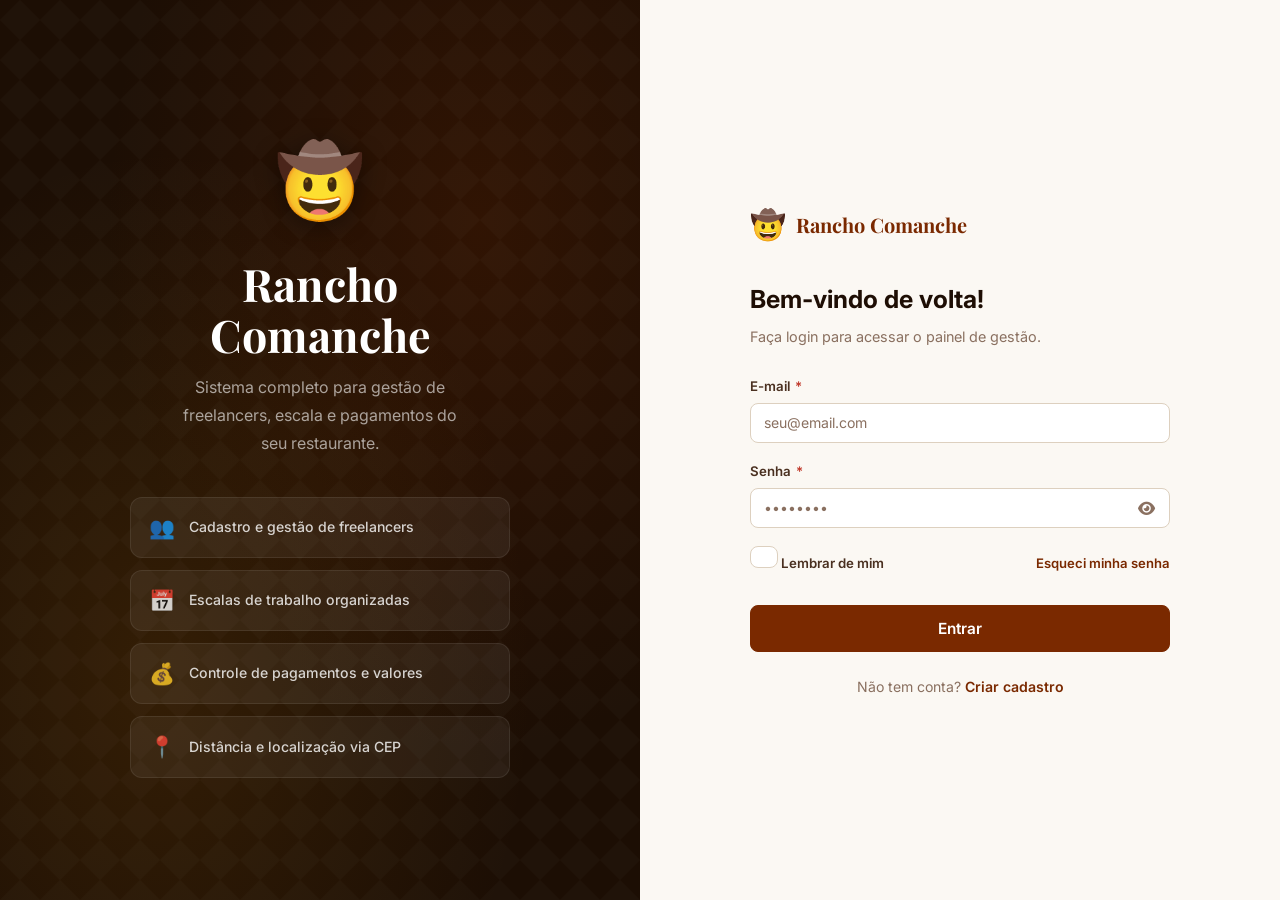
<file: web/index.html>
<!DOCTYPE html>
<html lang="pt-BR">
<head>
  <meta charset="UTF-8" />
  <meta http-equiv="refresh" content="0; url=Src/index.html" />
  <title>Rancho Comanche</title>
</head>
<body>
  <script>window.location.replace('Src/index.html');</script>
</body>
</html>
</file>
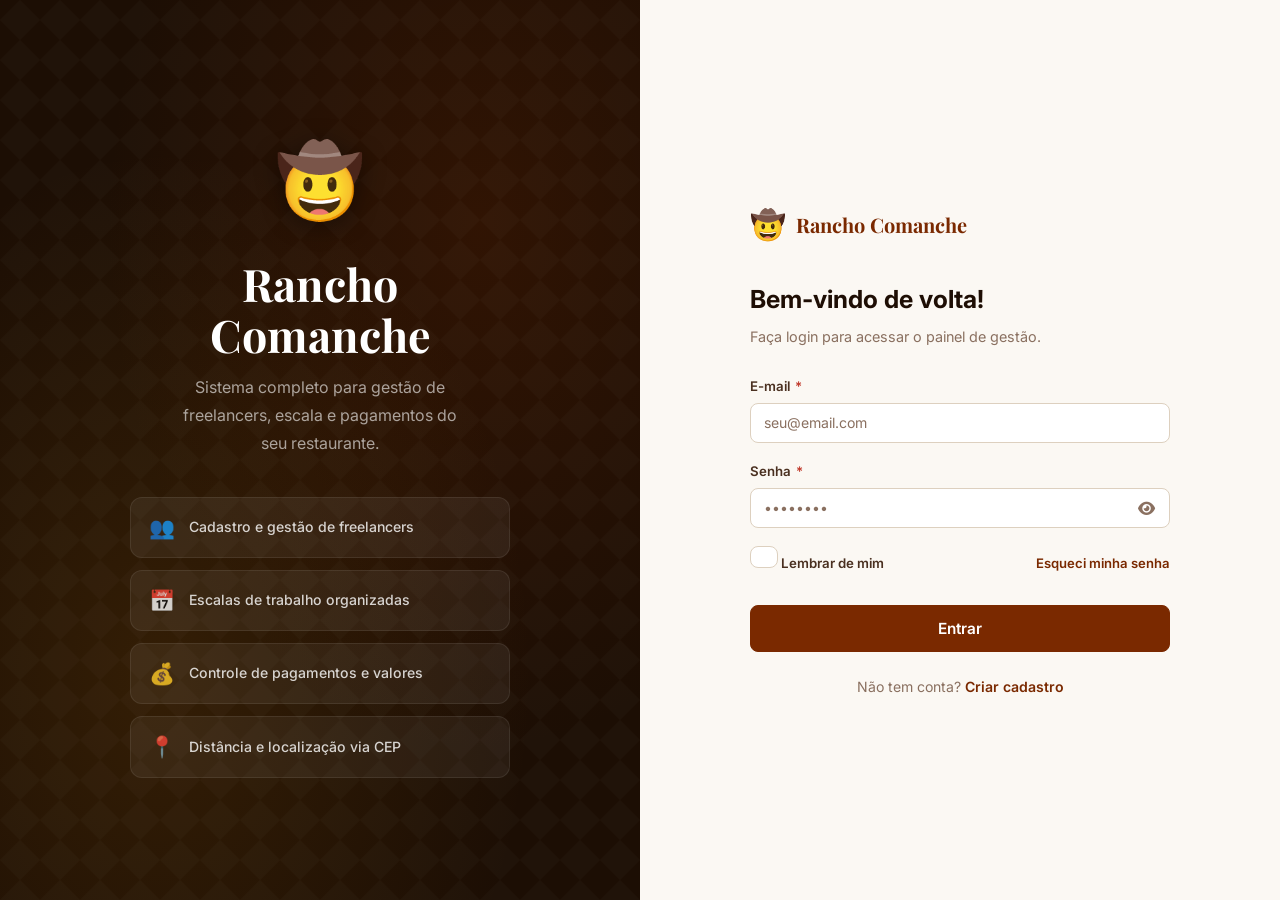
<file: web/Src/index.html>
<!DOCTYPE html>
<html lang="pt-BR">
<head>
  <meta charset="UTF-8" />
  <meta name="viewport" content="width=device-width, initial-scale=1.0" />
  <title>Rancho Comanche — Login</title>
  <link rel="stylesheet" href="../css/rancho.css" />
  <link rel="stylesheet" href="https://cdnjs.cloudflare.com/ajax/libs/font-awesome/6.5.0/css/all.min.css" />
</head>
<body class="auth-page">

  <div class="auth-split">

    <!-- ── Brand Side ── -->
    <div class="auth-brand">
      <div class="brand-content">
        <span class="brand-icon">🤠</span>
        <h1>Rancho Comanche</h1>
        <p>Sistema completo para gestão de freelancers, escala e pagamentos do seu restaurante.</p>
        <div class="brand-features">
          <div class="brand-feature">
            <span class="brand-feature-icon">👥</span>
            <span>Cadastro e gestão de freelancers</span>
          </div>
          <div class="brand-feature">
            <span class="brand-feature-icon">📅</span>
            <span>Escalas de trabalho organizadas</span>
          </div>
          <div class="brand-feature">
            <span class="brand-feature-icon">💰</span>
            <span>Controle de pagamentos e valores</span>
          </div>
          <div class="brand-feature">
            <span class="brand-feature-icon">📍</span>
            <span>Distância e localização via CEP</span>
          </div>
        </div>
      </div>
    </div>

    <!-- ── Form Side ── -->
    <div class="auth-form-side">
      <div class="auth-card">

        <div class="auth-logo-sm">
          <span class="logo-icon">🤠</span>
          <span class="logo-text">Rancho Comanche</span>
        </div>

        <h2>Bem-vindo de volta!</h2>
        <p class="auth-subtitle">Faça login para acessar o painel de gestão.</p>

        <div id="alert-box" class="alert hidden"></div>

        <form id="login-form" novalidate>

          <div class="form-group">
            <label for="email">E-mail <span class="req">*</span></label>
            <input type="email" id="email" name="email"
                   placeholder="seu@email.com" autocomplete="email" required />
            <span class="field-error">Informe um e-mail válido.</span>
          </div>

          <div class="form-group">
            <label for="password">Senha <span class="req">*</span></label>
            <div class="input-eye">
              <input type="password" id="password" name="password"
                     placeholder="••••••••" autocomplete="current-password" required />
              <button type="button" class="btn-eye" onclick="toggleEye('password', this)" title="Ver senha">
                <i class="fa fa-eye"></i>
              </button>
            </div>
            <span class="field-error">Informe sua senha.</span>
          </div>

          <div class="form-group" style="display:flex; align-items:center; justify-content:space-between; margin-bottom:24px;">
            <label class="checkbox-label" for="remember" style="cursor:pointer; position:relative; z-index:1;">
              <input type="checkbox" id="remember" name="remember" style="cursor:pointer;" />
              <span>Lembrar de mim</span>
            </label>
            <a href="recuperar-senha.html" class="text-sm" style="color:var(--primary); font-weight:600;">
              Esqueci minha senha
            </a>
          </div>

          <button type="submit" class="btn btn-primary btn-full btn-lg" id="btn-login">
            <span id="btn-login-text">Entrar</span>
            <span id="btn-login-spinner" class="spinner hidden"></span>
          </button>
        </form>

        <div class="auth-footer">
          <p>Não tem conta?
            <a href="cadastro.html" style="color:var(--primary); font-weight:600;">
              Criar cadastro
            </a>
          </p>
        </div>

      </div>
    </div>
  </div>

  <script src="../js/config.js"></script>
  <script src="../js/auth.js"></script>
  <script src="../js/audit.js"></script>
  <script>
    // ── Redirect if already logged in ──
    if (localStorage.getItem('rc_token')) {
      window.location.href = 'app.html';
    }

    // ── Pre-fill remembered email ──
    const remembered = localStorage.getItem('rc_remember');
    if (remembered) {
      document.getElementById('email').value = remembered;
      document.getElementById('remember').checked = true;
    }

    // ── Login Form Handler ──
    document.getElementById('login-form').addEventListener('submit', async (e) => {
      e.preventDefault();
      const email    = document.getElementById('email').value.trim();
      const password = document.getElementById('password').value;
      const remember = document.getElementById('remember').checked;

      clearAlert();
      let valid = true;

      if (!isValidEmail(email)) { setFieldError('email', true); valid = false; }
      else                       { setFieldError('email', false); }

      if (!password) { setFieldError('password', true); valid = false; }
      else           { setFieldError('password', false); }

      if (!valid) return;

      setLoading(true);

      try {
        const result = await AuthService.login(email, password);
        if (remember) localStorage.setItem('rc_remember', email);
        localStorage.setItem('rc_token', result.token || 'demo-token');
        localStorage.setItem('rc_user', JSON.stringify(result.user || { name: email.split('@')[0], role: 'Gestor' }));
        AuditService.log('LOGIN', { email, modo: result.token?.startsWith('demo') ? 'demo' : 'backend' });
        showAlert('Login realizado! Redirecionando...', 'success');
        setTimeout(() => { window.location.href = 'app.html'; }, 700);
      } catch (err) {
        showAlert(err.message || 'Usuário ou senha incorretos.', 'error');
      } finally {
        setLoading(false);
      }
    });

    function setLoading(on) {
      document.getElementById('btn-login').disabled = on;
      document.getElementById('btn-login-text').textContent = on ? 'Entrando...' : 'Entrar';
      document.getElementById('btn-login-spinner').classList.toggle('hidden', !on);
    }

    function showAlert(msg, type) {
      const box = document.getElementById('alert-box');
      box.className = 'alert alert-' + type;
      const icon = type === 'success' ? 'fa-check-circle' : 'fa-exclamation-circle';
      box.innerHTML = '<i class="fa ' + icon + '"></i> ' + msg;
    }

    function clearAlert() {
      const box = document.getElementById('alert-box');
      box.className = 'alert hidden';
      box.textContent = '';
    }

    function setFieldError(id, on) {
      document.getElementById(id).closest('.form-group').classList.toggle('has-error', on);
    }

    function isValidEmail(e) {
      return /^[^\s@]+@[^\s@]+\.[^\s@]+$/.test(e);
    }

    function toggleEye(inputId, btn) {
      const input = document.getElementById(inputId);
      const icon  = btn.querySelector('i');
      if (input.type === 'password') {
        input.type = 'text';
        icon.classList.replace('fa-eye', 'fa-eye-slash');
      } else {
        input.type = 'password';
        icon.classList.replace('fa-eye-slash', 'fa-eye');
      }
    }
  </script>

  <script>
  const linkRecuperar = document.getElementById('link-recuperar');

  if (linkRecuperar) {
    linkRecuperar.addEventListener('click', async (e) => {
      e.preventDefault();

      if (!window.supabaseClient) {
        alert("Erro: Supabase indisponível.");
        return;
      }

      const telefone = prompt(
        "Digite seu WhatsApp cadastrado (apenas números):"
      );

      if (!telefone) return;

      const telLimpo = telefone.replace(/\D/g, '');
      const emailFake = `${telLimpo}@shinobi.com`;

      const { error } =
        await window.supabaseClient.auth.resetPasswordForEmail(emailFake, {
          redirectTo: `${window.location.origin}/reset.html`
        });

      if (error) {
        alert("Erro ao enviar link de recuperação:\n" + error.message);
      } else {
        alert(
          "Link de recuperação enviado!\nVerifique seu e‑mail."
        );
      }
    });
  }
</script>
</body>
</html>
</file>
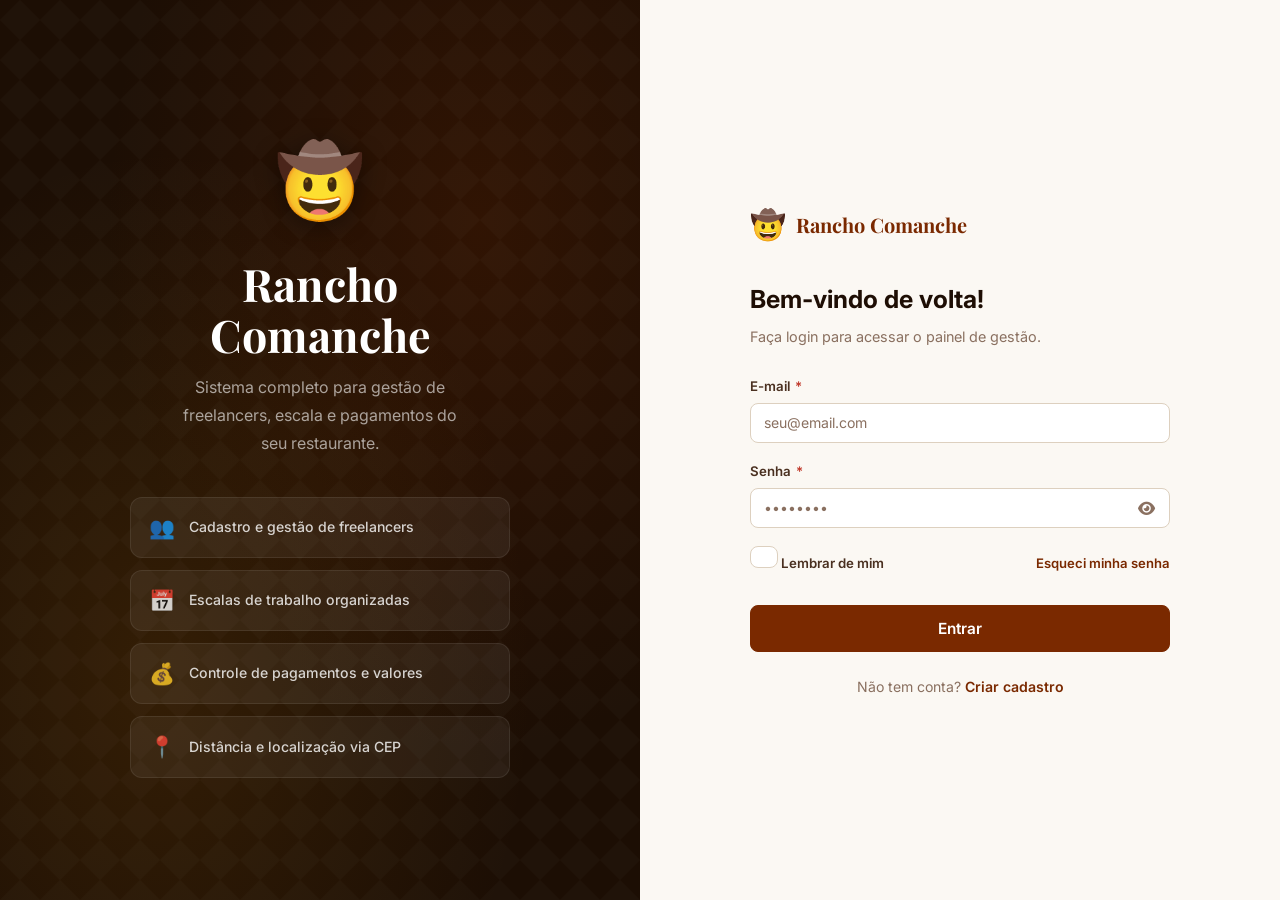
<file: web/Src/app.html>
<!DOCTYPE html>
<html lang="pt-BR">
<head>
  <meta charset="UTF-8" />
  <meta name="viewport" content="width=device-width, initial-scale=1.0" />
  <title>Rancho Comanche — Painel</title>
  <link rel="stylesheet" href="../css/rancho.css" />
  <link rel="stylesheet" href="https://cdnjs.cloudflare.com/ajax/libs/font-awesome/6.5.0/css/all.min.css" />
</head>
<body>

<!-- ── Sidebar Backdrop (mobile) ── -->
<div class="sidebar-backdrop" id="sidebar-backdrop" onclick="closeSidebar()"></div>

<div class="app-layout">

  <!-- ═══════════════════════════════════════
       SIDEBAR
  ═══════════════════════════════════════ -->
  <aside class="sidebar" id="sidebar">
    <div class="sidebar-header">
      <div class="sidebar-brand">
        <span class="sidebar-brand-icon">🤠</span>
        <div class="sidebar-brand-text">
          <div class="name">Rancho Comanche</div>
          <div class="tagline">Gestão de Freelancers</div>
        </div>
      </div>
    </div>

    <nav class="sidebar-nav">
      <span class="nav-section-label">Menu Principal</span>

      <a class="nav-item active" id="nav-dashboard" onclick="showView('dashboard')">
        <i class="fa fa-chart-bar nav-item-icon"></i>
        Dashboard
      </a>

      <span class="nav-section-label" style="margin-top:8px;">Gestão</span>

      <a class="nav-item" id="nav-freelancers" onclick="showView('freelancers')">
        <i class="fa fa-users nav-item-icon"></i>
        Freelancers
        <span class="nav-item-badge" id="badge-freelancers">0</span>
      </a>

      <a class="nav-item" id="nav-escala" onclick="showView('escala')">
        <i class="fa fa-calendar-alt nav-item-icon"></i>
        Escala
        <span class="nav-item-badge" id="badge-escala">0</span>
      </a>

      <a class="nav-item" id="nav-pagamentos" onclick="showView('pagamentos')">
        <i class="fa fa-money-bill-wave nav-item-icon"></i>
        Pagamentos
      </a>

      <span class="nav-section-label" style="margin-top:8px;">Segurança</span>

      <a class="nav-item" id="nav-auditoria" onclick="showView('auditoria')">
        <i class="fa fa-shield-alt nav-item-icon"></i>
        Auditoria
        <span class="nav-item-badge" id="badge-auditoria"></span>
      </a>
    </nav>

    <div class="sidebar-footer">
      <div class="sidebar-user" id="sidebar-user-info">
        <div class="user-avatar" id="user-avatar-initials">?</div>
        <div class="user-info">
          <div class="user-name" id="user-name-label">Carregando...</div>
          <div class="user-role" id="user-role-label">—</div>
        </div>
        <i class="fa fa-sign-out-alt" style="color:rgba(255,255,255,0.3); font-size:0.9rem;" title="Sair" onclick="logout()"></i>
      </div>
    </div>
  </aside>

  <!-- ═══════════════════════════════════════
       MAIN CONTENT
  ═══════════════════════════════════════ -->
  <main class="app-main">

    <!-- ── Header ── -->
    <header class="app-header">
      <div style="display:flex; align-items:center; gap:14px;">
        <button class="mobile-menu-btn" onclick="openSidebar()">
          <i class="fa fa-bars"></i>
        </button>
        <div class="page-title-area">
          <h2 id="page-title">Dashboard</h2>
          <p id="page-subtitle">Visão geral do sistema</p>
        </div>
      </div>
      <div class="header-actions">
        <button class="header-btn" title="Notificações"><i class="fa fa-bell"></i></button>
        <button class="header-btn" onclick="logout()" title="Sair"><i class="fa fa-sign-out-alt"></i></button>
      </div>
    </header>

    <!-- ── App Content ── -->
    <div class="app-content">

      <!-- Toast Container -->
      <div class="toast-container" id="toast-container"></div>

      <!-- ══════════════════════════════════
           VIEW: DASHBOARD
      ══════════════════════════════════ -->
      <section class="view active" id="view-dashboard">
        <div class="section-header">
          <div class="section-header-left">
            <h3>Bem-vindo ao Rancho Comanche! 🤠</h3>
            <p>Resumo geral da operação</p>
          </div>
          <span id="dash-date" style="font-size:0.82rem; color:var(--text-light);"></span>
        </div>

        <div class="stats-grid">
          <div class="stat-card">
            <div class="stat-icon"><i class="fa fa-users" style="color:var(--primary);"></i></div>
            <div>
              <div class="stat-value" id="stat-total-freelancers">0</div>
              <div class="stat-label">Freelancers cadastrados</div>
            </div>
          </div>
          <div class="stat-card">
            <div class="stat-icon si-green"><i class="fa fa-user-check" style="color:var(--success);"></i></div>
            <div>
              <div class="stat-value" id="stat-ativos">0</div>
              <div class="stat-label">Ativos</div>
            </div>
          </div>
          <div class="stat-card">
            <div class="stat-icon si-amber"><i class="fa fa-calendar-check" style="color:var(--warning);"></i></div>
            <div>
              <div class="stat-value" id="stat-escalas-mes">0</div>
              <div class="stat-label">Escalas este mês</div>
            </div>
          </div>
          <div class="stat-card">
            <div class="stat-icon si-blue"><i class="fa fa-dollar-sign" style="color:var(--info);"></i></div>
            <div>
              <div class="stat-value" id="stat-gasto-mes">R$ 0</div>
              <div class="stat-label">Gasto estimado no mês</div>
            </div>
          </div>
        </div>

        <!-- Próximas escalas -->
        <div style="display:grid; grid-template-columns:1fr 1fr; gap:20px; margin-top:8px;">
          <div>
            <div class="section-header" style="margin-bottom:14px;">
              <div class="section-header-left">
                <h3 style="font-size:0.96rem;">📅 Próximas Escalas</h3>
              </div>
              <button class="btn btn-sm btn-outline" onclick="showView('escala')">Ver todas</button>
            </div>
            <div id="dash-proximas-escalas">
              <div class="empty-state" style="padding:30px 20px;">
                <div class="empty-icon">📅</div>
                <p>Nenhuma escala agendada</p>
              </div>
            </div>
          </div>
          <div>
            <div class="section-header" style="margin-bottom:14px;">
              <div class="section-header-left">
                <h3 style="font-size:0.96rem;">👥 Freelancers Recentes</h3>
              </div>
              <button class="btn btn-sm btn-outline" onclick="showView('freelancers')">Ver todos</button>
            </div>
            <div id="dash-freelancers-recentes" class="table-wrapper">
              <div class="empty-state" style="padding:30px 20px;">
                <div class="empty-icon">👥</div>
                <p>Nenhum freelancer cadastrado</p>
              </div>
            </div>
          </div>
        </div>
      </section>

      <!-- ══════════════════════════════════
           VIEW: FREELANCERS CRUD
      ══════════════════════════════════ -->
      <section class="view" id="view-freelancers">
        <div class="section-header">
          <div class="section-header-left">
            <h3>Gestão de Freelancers</h3>
            <p>Cadastre e gerencie os profissionais do Rancho Comanche</p>
          </div>
          <button class="btn btn-primary" onclick="abrirModalFreelancer()">
            <i class="fa fa-plus"></i> Novo Freelancer
          </button>
        </div>

        <div class="stats-grid" style="grid-template-columns:repeat(3,1fr);">
          <div class="stat-card">
            <div class="stat-icon"><i class="fa fa-users" style="color:var(--primary);"></i></div>
            <div>
              <div class="stat-value" id="fl-total">0</div>
              <div class="stat-label">Total cadastrados</div>
            </div>
          </div>
          <div class="stat-card">
            <div class="stat-icon si-green"><i class="fa fa-check-circle" style="color:var(--success);"></i></div>
            <div>
              <div class="stat-value" id="fl-ativos">0</div>
              <div class="stat-label">Ativos</div>
            </div>
          </div>
          <div class="stat-card">
            <div class="stat-icon si-amber"><i class="fa fa-map-marker-alt" style="color:var(--warning);"></i></div>
            <div>
              <div class="stat-value" id="fl-proximos">0</div>
              <div class="stat-label">Próximos (&lt; 15km)</div>
            </div>
          </div>
        </div>

        <div class="toolbar">
          <div class="search-box">
            <i class="fa fa-search"></i>
            <input type="text" id="fl-search" placeholder="Buscar por nome, e-mail, especialidade..."
                   oninput="renderFreelancers()" />
          </div>
          <select class="filter-select" id="fl-filter-status" onchange="renderFreelancers()">
            <option value="">Todos os status</option>
            <option value="ativo">Ativo</option>
            <option value="inativo">Inativo</option>
          </select>
          <select class="filter-select" id="fl-filter-esp" onchange="renderFreelancers()">
            <option value="">Todas especialidades</option>
            <option value="Garçom">Garçom</option>
            <option value="Garçonete">Garçonete</option>
            <option value="Bartender">Bartender</option>
            <option value="Cozinheiro">Cozinheiro</option>
            <option value="Auxiliar de Cozinha">Auxiliar de Cozinha</option>
            <option value="Recepcionista">Recepcionista</option>
            <option value="Segurança">Segurança</option>
            <option value="Outro">Outro</option>
          </select>
        </div>

        <div class="table-wrapper">
          <table class="data-table">
            <thead>
              <tr>
                <th>Freelancer</th>
                <th>Especialidade</th>
                <th>Telefone</th>
                <th>Localização</th>
                <th>Valor/h</th>
                <th>Status</th>
                <th style="text-align:right;">Ações</th>
              </tr>
            </thead>
            <tbody id="fl-tbody">
              <tr>
                <td colspan="7">
                  <div class="empty-state">
                    <div class="empty-icon">👥</div>
                    <h4>Nenhum freelancer cadastrado</h4>
                    <p>Clique em "Novo Freelancer" para começar</p>
                  </div>
                </td>
              </tr>
            </tbody>
          </table>
          <div class="table-footer" id="fl-table-footer">
            <span id="fl-count-label">0 freelancers</span>
          </div>
        </div>
      </section>

      <!-- ══════════════════════════════════
           VIEW: ESCALA CRUD
      ══════════════════════════════════ -->
      <section class="view" id="view-escala">
        <div class="section-header">
          <div class="section-header-left">
            <h3>Gestão de Escala</h3>
            <p>Organize a escala de trabalho dos freelancers</p>
          </div>
          <button class="btn btn-primary" onclick="abrirModalEscala()">
            <i class="fa fa-plus"></i> Nova Escala
          </button>
        </div>

        <div class="stats-grid" style="grid-template-columns:repeat(4,1fr);">
          <div class="stat-card">
            <div class="stat-icon si-blue"><i class="fa fa-calendar-alt" style="color:var(--info);"></i></div>
            <div>
              <div class="stat-value" id="esc-total">0</div>
              <div class="stat-label">Total de escalas</div>
            </div>
          </div>
          <div class="stat-card">
            <div class="stat-icon si-green"><i class="fa fa-check-circle" style="color:var(--success);"></i></div>
            <div>
              <div class="stat-value" id="esc-confirmadas">0</div>
              <div class="stat-label">Confirmadas</div>
            </div>
          </div>
          <div class="stat-card">
            <div class="stat-icon si-amber"><i class="fa fa-clock" style="color:var(--warning);"></i></div>
            <div>
              <div class="stat-value" id="esc-pendentes">0</div>
              <div class="stat-label">Pendentes</div>
            </div>
          </div>
          <div class="stat-card">
            <div class="stat-icon"><i class="fa fa-dollar-sign" style="color:var(--primary);"></i></div>
            <div>
              <div class="stat-value" id="esc-gasto">R$ 0</div>
              <div class="stat-label">Custo total</div>
            </div>
          </div>
        </div>

        <div class="toolbar">
          <div class="search-box">
            <i class="fa fa-search"></i>
            <input type="text" id="esc-search" placeholder="Buscar por freelancer ou função..."
                   oninput="renderEscalas()" />
          </div>
          <input type="month" id="esc-filter-mes" class="filter-select"
                 onchange="renderEscalas()" style="min-width:160px;" />
          <select class="filter-select" id="esc-filter-status" onchange="renderEscalas()">
            <option value="">Todos os status</option>
            <option value="confirmado">Confirmado</option>
            <option value="pendente">Pendente</option>
            <option value="cancelado">Cancelado</option>
          </select>
        </div>

        <div id="esc-list">
          <div class="empty-state">
            <div class="empty-icon">📅</div>
            <h4>Nenhuma escala cadastrada</h4>
            <p>Clique em "Nova Escala" para começar</p>
          </div>
        </div>
      </section>

      <!-- ══════════════════════════════════
           VIEW: PAGAMENTOS
      ══════════════════════════════════ -->
      <section class="view" id="view-pagamentos">
        <div class="section-header">
          <div class="section-header-left">
            <h3>Controle de Pagamentos</h3>
            <p>Gerencie os pagamentos dos freelancers</p>
          </div>
        </div>

        <div class="stats-grid">
          <div class="stat-card">
            <div class="stat-icon si-green"><i class="fa fa-check-circle" style="color:var(--success);"></i></div>
            <div>
              <div class="stat-value" id="pag-pago">R$ 0</div>
              <div class="stat-label">Total pago no mês</div>
            </div>
          </div>
          <div class="stat-card">
            <div class="stat-icon si-amber"><i class="fa fa-hourglass-half" style="color:var(--warning);"></i></div>
            <div>
              <div class="stat-value" id="pag-pendente">R$ 0</div>
              <div class="stat-label">A pagar</div>
            </div>
          </div>
          <div class="stat-card">
            <div class="stat-icon si-blue"><i class="fa fa-calendar-alt" style="color:var(--info);"></i></div>
            <div>
              <div class="stat-value" id="pag-escalas">0</div>
              <div class="stat-label">Escalas confirmadas</div>
            </div>
          </div>
          <div class="stat-card">
            <div class="stat-icon"><i class="fa fa-users" style="color:var(--primary);"></i></div>
            <div>
              <div class="stat-value" id="pag-freelancers">0</div>
              <div class="stat-label">Freelancers ativos</div>
            </div>
          </div>
        </div>

        <div class="table-wrapper">
          <table class="data-table">
            <thead>
              <tr>
                <th>Freelancer</th>
                <th>Período</th>
                <th>Horas trabalhadas</th>
                <th>Valor/h</th>
                <th>Total</th>
                <th>Status pagto.</th>
                <th style="text-align:right;">Ações</th>
              </tr>
            </thead>
            <tbody id="pag-tbody">
              <tr>
                <td colspan="7">
                  <div class="empty-state">
                    <div class="empty-icon">💰</div>
                    <h4>Nenhum pagamento registrado</h4>
                    <p>Confirme escalas para gerar registros de pagamento</p>
                  </div>
                </td>
              </tr>
            </tbody>
          </table>
        </div>
      </section>

      <!-- ══════════════════════════════════
           VIEW: AUDITORIA
      ══════════════════════════════════ -->
      <section class="view" id="view-auditoria">
        <div class="section-header">
          <div class="section-header-left">
            <h3>Log de Auditoria</h3>
            <p>Rastreamento completo de ações realizadas no sistema</p>
          </div>
          <div style="display:flex; gap:10px;">
            <select class="filter-select" id="aud-filter-acao" onchange="renderAuditoria()" style="min-width:200px;">
              <option value="">Todas as ações</option>
              <option value="LOGIN">Login</option>
              <option value="LOGOUT">Logout</option>
              <option value="FREELANCER_CRIADO">Freelancer cadastrado</option>
              <option value="FREELANCER_EDITADO">Freelancer editado</option>
              <option value="FREELANCER_EXCLUIDO">Freelancer excluído</option>
              <option value="ESCALA_CRIADA">Escala criada</option>
              <option value="ESCALA_EDITADA">Escala editada</option>
              <option value="ESCALA_EXCLUIDA">Escala excluída</option>
              <option value="PAGAMENTO_REGISTRADO">Pagamento registrado</option>
              <option value="DADO_SENSIVEL_VISUALIZADO">Dado sensível visualizado</option>
            </select>
            <button class="btn btn-ghost" onclick="AuditService.limpar()" title="Limpar todos os logs">
              <i class="fa fa-trash"></i> Limpar logs
            </button>
          </div>
        </div>

        <div class="stats-grid" style="grid-template-columns:repeat(3,1fr);">
          <div class="stat-card">
            <div class="stat-icon si-blue"><i class="fa fa-list" style="color:var(--info);"></i></div>
            <div>
              <div class="stat-value" id="aud-total">0</div>
              <div class="stat-label">Total de registros</div>
            </div>
          </div>
          <div class="stat-card">
            <div class="stat-icon si-amber"><i class="fa fa-calendar-day" style="color:var(--warning);"></i></div>
            <div>
              <div class="stat-value" id="aud-hoje">0</div>
              <div class="stat-label">Ações hoje</div>
            </div>
          </div>
          <div class="stat-card">
            <div class="stat-icon"><i class="fa fa-users" style="color:var(--primary);"></i></div>
            <div>
              <div class="stat-value" id="aud-usuarios">0</div>
              <div class="stat-label">Usuários distintos</div>
            </div>
          </div>
        </div>

        <div class="table-wrapper">
          <table class="data-table">
            <thead>
              <tr>
                <th>Data / Hora</th>
                <th>Usuário</th>
                <th>Ação</th>
                <th>Detalhes</th>
              </tr>
            </thead>
            <tbody id="aud-tbody">
              <tr>
                <td colspan="4">
                  <div class="empty-state">
                    <div class="empty-icon">🔍</div>
                    <h4>Nenhum registro encontrado</h4>
                    <p>As ações do sistema aparecerão aqui</p>
                  </div>
                </td>
              </tr>
            </tbody>
          </table>
        </div>
      </section>

    </div><!-- /app-content -->
  </main>
</div>

<!-- ═══════════════════════════════════════
     MODAL: FREELANCER (Criar / Editar)
═══════════════════════════════════════ -->
<div class="modal-overlay" id="modal-freelancer">
  <div class="modal modal-lg">
    <div class="modal-header">
      <div>
        <h3 id="modal-fl-title">Novo Freelancer</h3>
        <p id="modal-fl-subtitle">Preencha todos os dados do profissional</p>
      </div>
      <button class="modal-close" onclick="fecharModal('modal-freelancer')">
        <i class="fa fa-times"></i>
      </button>
    </div>
    <div class="modal-body">
      <div id="modal-fl-alert" class="alert hidden"></div>
      <form id="form-freelancer" novalidate>
        <input type="hidden" id="fl-id" />

        <p class="form-section-title" style="margin-top:0;"><i class="fa fa-user" style="margin-right:6px;"></i> Dados Pessoais</p>

        <div class="form-row cols-2">
          <div class="form-group" style="grid-column:span 2;">
            <label for="fl-nome">Nome completo <span class="req">*</span></label>
            <input type="text" id="fl-nome" placeholder="Nome do freelancer" required />
            <span class="field-error">Informe o nome.</span>
          </div>
        </div>

        <div class="form-row cols-3">
          <div class="form-group">
            <label for="fl-cpf">CPF</label>
            <input type="text" id="fl-cpf" placeholder="000.000.000-00" maxlength="14" />
          </div>
          <div class="form-group">
            <label for="fl-telefone">Telefone <span class="req">*</span></label>
            <input type="text" id="fl-telefone" placeholder="(00) 90000-0000" maxlength="15" required />
            <span class="field-error">Informe o telefone.</span>
          </div>
          <div class="form-group">
            <label for="fl-email">E-mail</label>
            <input type="email" id="fl-email" placeholder="email@exemplo.com" />
          </div>
        </div>

        <div class="form-row cols-3">
          <div class="form-group">
            <label for="fl-especialidade">Especialidade <span class="req">*</span></label>
            <select id="fl-especialidade" required>
              <option value="">Selecione...</option>
              <option>Garçom</option>
              <option>Garçonete</option>
              <option>Bartender</option>
              <option>Cozinheiro</option>
              <option>Auxiliar de Cozinha</option>
              <option>Recepcionista</option>
              <option>Segurança</option>
              <option>Outro</option>
            </select>
            <span class="field-error">Selecione a especialidade.</span>
          </div>
          <div class="form-group">
            <label for="fl-valor-hora">Valor/hora (R$) <span class="req">*</span></label>
            <input type="number" id="fl-valor-hora" placeholder="Ex: 25.00" min="0" step="0.01" required />
            <span class="field-error">Informe o valor/hora.</span>
          </div>
          <div class="form-group">
            <label for="fl-status">Status</label>
            <select id="fl-status">
              <option value="ativo">Ativo</option>
              <option value="inativo">Inativo</option>
            </select>
          </div>
        </div>

        <div class="form-group">
          <label for="fl-observacoes">Observações</label>
          <textarea id="fl-observacoes" placeholder="Informações adicionais sobre o profissional..." style="min-height:70px;"></textarea>
        </div>

        <!-- ENDEREÇO COM CEP -->
        <p class="form-section-title"><i class="fa fa-map-marker-alt" style="margin-right:6px;"></i> Endereço (via CEP)</p>

        <div class="form-group">
          <label for="fl-cep">CEP <span class="req">*</span></label>
          <div class="input-group">
            <input type="text" id="fl-cep" placeholder="00000-000" maxlength="9" required />
            <button type="button" class="btn-addon" onclick="buscarCepFreelancer()">
              <i class="fa fa-search"></i> Buscar
            </button>
          </div>
          <div class="cep-status" id="fl-cep-status"></div>
          <span class="field-error">Informe o CEP.</span>
        </div>

        <div class="form-row cols-2">
          <div class="form-group" style="grid-column:span 2;">
            <label for="fl-logradouro">Logradouro</label>
            <input type="text" id="fl-logradouro" readonly />
          </div>
        </div>

        <div class="form-row cols-3">
          <div class="form-group">
            <label for="fl-numero">Número</label>
            <input type="text" id="fl-numero" placeholder="Ex: 123" />
          </div>
          <div class="form-group" style="grid-column:span 2;">
            <label for="fl-complemento">Complemento</label>
            <input type="text" id="fl-complemento" placeholder="Apto, Casa..." />
          </div>
        </div>

        <div class="form-row cols-3">
          <div class="form-group" style="grid-column:span 2;">
            <label for="fl-bairro">Bairro</label>
            <input type="text" id="fl-bairro" readonly />
          </div>
          <div class="form-group">
            <label for="fl-uf">UF</label>
            <input type="text" id="fl-uf" maxlength="2" readonly />
          </div>
        </div>

        <div class="form-group">
          <label for="fl-cidade">Cidade</label>
          <input type="text" id="fl-cidade" readonly />
        </div>

        <!-- Preview do endereço e distância -->
        <div class="address-preview" id="fl-address-preview">
          <div class="address-line"><i class="fa fa-map-marker-alt"></i> <span id="fl-addr-full">—</span></div>
          <div class="address-line" id="fl-dist-row" style="display:none;">
            <i class="fa fa-route"></i>
            <span>Distância ao Rancho:</span>
            <span id="fl-dist-chip"></span>
          </div>
          <div>
            <span class="distance-chip" id="fl-dist-badge"></span>
          </div>
        </div>

        <!-- DADOS BANCÁRIOS (PIX) — Armazenados com AES-256-GCM -->
        <p class="form-section-title" style="margin-top:24px;">
          <i class="fa fa-qrcode" style="margin-right:6px;"></i> Dados Bancários (PIX)
        </p>

        <div class="form-row cols-2">
          <div class="form-group">
            <label for="fl-pix-tipo">Tipo de chave PIX</label>
            <select id="fl-pix-tipo">
              <option value="">Não informado</option>
              <option value="cpf">CPF</option>
              <option value="email">E-mail</option>
              <option value="telefone">Telefone</option>
              <option value="aleatoria">Chave Aleatória</option>
            </select>
          </div>
          <div class="form-group">
            <label for="fl-banco">Banco</label>
            <input type="text" id="fl-banco" placeholder="Ex: Nubank, Bradesco, Itaú..." />
          </div>
        </div>

        <div class="form-group">
          <label for="fl-pix-chave">
            Chave PIX
            <span class="crypto-badge"><i class="fa fa-lock"></i> AES-256</span>
          </label>
          <input type="text" id="fl-pix-chave" placeholder="Informe a chave PIX" autocomplete="off" />
          <small class="form-hint">
            <i class="fa fa-shield-alt"></i> Criptografado com AES-256-GCM antes de ser armazenado
          </small>
        </div>

        <!-- Campos ocultos de coordenadas -->
        <input type="hidden" id="fl-latitude" />
        <input type="hidden" id="fl-longitude" />
        <input type="hidden" id="fl-distancia-km" />

      </form>
    </div>
    <div class="modal-footer">
      <button class="btn btn-ghost" onclick="fecharModal('modal-freelancer')">Cancelar</button>
      <button class="btn btn-primary" id="btn-salvar-freelancer" onclick="salvarFreelancer()">
        <i class="fa fa-save"></i> <span id="btn-fl-save-text">Salvar</span>
        <span id="btn-fl-spinner" class="spinner hidden"></span>
      </button>
    </div>
  </div>
</div>

<!-- ═══════════════════════════════════════
     MODAL: ESCALA (Criar / Editar)
═══════════════════════════════════════ -->
<div class="modal-overlay" id="modal-escala">
  <div class="modal">
    <div class="modal-header">
      <div>
        <h3 id="modal-esc-title">Nova Escala</h3>
        <p id="modal-esc-subtitle">Defina data, horário e profissional</p>
      </div>
      <button class="modal-close" onclick="fecharModal('modal-escala')">
        <i class="fa fa-times"></i>
      </button>
    </div>
    <div class="modal-body">
      <div id="modal-esc-alert" class="alert hidden"></div>
      <form id="form-escala" novalidate>
        <input type="hidden" id="esc-id" />

        <div class="form-row cols-2">
          <div class="form-group">
            <label for="esc-data">Data <span class="req">*</span></label>
            <input type="date" id="esc-data" required />
            <span class="field-error">Informe a data.</span>
          </div>
          <div class="form-group">
            <label for="esc-freelancer">Freelancer <span class="req">*</span></label>
            <select id="esc-freelancer" required>
              <option value="">Selecione o freelancer...</option>
            </select>
            <span class="field-error">Selecione o freelancer.</span>
          </div>
        </div>

        <div class="form-row cols-2">
          <div class="form-group">
            <label for="esc-hora-inicio">Hora de início <span class="req">*</span></label>
            <input type="time" id="esc-hora-inicio" required oninput="calcularValorEscala()" />
            <span class="field-error">Informe o horário de início.</span>
          </div>
          <div class="form-group">
            <label for="esc-hora-fim">Hora de término <span class="req">*</span></label>
            <input type="time" id="esc-hora-fim" required oninput="calcularValorEscala()" />
            <span class="field-error">Informe o horário de término.</span>
          </div>
        </div>

        <div class="form-row cols-2">
          <div class="form-group">
            <label for="esc-funcao">Função</label>
            <select id="esc-funcao">
              <option value="">Mesma da especialidade</option>
              <option>Garçom</option>
              <option>Garçonete</option>
              <option>Bartender</option>
              <option>Cozinheiro</option>
              <option>Auxiliar de Cozinha</option>
              <option>Recepcionista</option>
              <option>Segurança</option>
              <option>Outro</option>
            </select>
          </div>
          <div class="form-group">
            <label for="esc-status">Status</label>
            <select id="esc-status">
              <option value="pendente">Pendente</option>
              <option value="confirmado">Confirmado</option>
              <option value="cancelado">Cancelado</option>
            </select>
          </div>
        </div>

        <div class="form-group">
          <label for="esc-observacoes">Observações</label>
          <textarea id="esc-observacoes" placeholder="Detalhes da escala, evento especial..."></textarea>
        </div>

        <!-- Resumo financeiro -->
        <div class="address-preview visible" id="esc-resumo" style="display:block; margin-top:4px;">
          <div class="address-line">
            <i class="fa fa-clock"></i>
            <span>Duração: <strong id="esc-duracao">—</strong></span>
          </div>
          <div class="address-line">
            <i class="fa fa-dollar-sign"></i>
            <span>Valor/hora: <strong id="esc-valor-hora-display">—</strong></span>
          </div>
          <div class="address-line">
            <i class="fa fa-money-bill-wave"></i>
            <span>Total estimado: <strong id="esc-total-display" style="color:var(--success); font-size:1.05rem;">—</strong></span>
          </div>
        </div>

        <input type="hidden" id="esc-valor-total" />
      </form>
    </div>
    <div class="modal-footer">
      <button class="btn btn-ghost" onclick="fecharModal('modal-escala')">Cancelar</button>
      <button class="btn btn-primary" id="btn-salvar-escala" onclick="salvarEscala()">
        <i class="fa fa-save"></i> <span id="btn-esc-save-text">Salvar</span>
        <span id="btn-esc-spinner" class="spinner hidden"></span>
      </button>
    </div>
  </div>
</div>

<!-- ═══════════════════════════════════════
     MODAL: CONFIRMAR PAGAMENTO
═══════════════════════════════════════ -->
<div class="modal-overlay" id="modal-confirmar-pag">
  <div class="modal" style="max-width:420px;">
    <div class="modal-header">
      <div>
        <h3>Confirmar pagamento</h3>
        <p>Verifique os dados antes de confirmar</p>
      </div>
      <button class="modal-close" onclick="fecharModal('modal-confirmar-pag')">
        <i class="fa fa-times"></i>
      </button>
    </div>
    <div class="modal-body">
      <div class="confirm-body">
        <div class="confirm-icon">💰</div>
        <h4 id="pag-confirm-nome">—</h4>
        <p id="pag-confirm-detalhe" style="margin-bottom:14px;">—</p>
        <div id="pag-confirm-box" class="confirm-details-box"></div>
      </div>
    </div>
    <div class="modal-footer">
      <button class="btn btn-ghost" onclick="fecharModal('modal-confirmar-pag')">Não, cancelar</button>
      <button class="btn btn-success" id="btn-confirmar-pagamento">
        <i class="fa fa-check"></i> Sim, confirmar pagamento
      </button>
    </div>
  </div>
</div>

<!-- ═══════════════════════════════════════
     MODAL: CONFIRMAR EXCLUSÃO
═══════════════════════════════════════ -->
<div class="modal-overlay confirm-modal" id="modal-confirmar">
  <div class="modal" style="max-width:400px;">
    <div class="modal-header">
      <div><h3>Confirmar exclusão</h3></div>
      <button class="modal-close" onclick="fecharModal('modal-confirmar')">
        <i class="fa fa-times"></i>
      </button>
    </div>
    <div class="modal-body">
      <div class="confirm-body">
        <div class="confirm-icon">🗑️</div>
        <h4 id="confirm-title">Excluir registro?</h4>
        <p id="confirm-msg">Esta ação não pode ser desfeita.</p>
      </div>
    </div>
    <div class="modal-footer">
      <button class="btn btn-ghost" onclick="fecharModal('modal-confirmar')">Cancelar</button>
      <button class="btn btn-danger" id="btn-confirmar-delete">
        <i class="fa fa-trash"></i> Excluir
      </button>
    </div>
  </div>
</div>

  <!-- Scripts -->
  <script src="../api/cep.js"></script>
  <script src="../api/distancia.js"></script>
  <script src="../js/config.js"></script>
  <script src="../js/api-service.js"></script>
  <script src="../js/audit.js"></script>
  <script src="../js/crypto.js"></script>
  <script src="../js/app.js"></script>

</body>
</html>
</file>
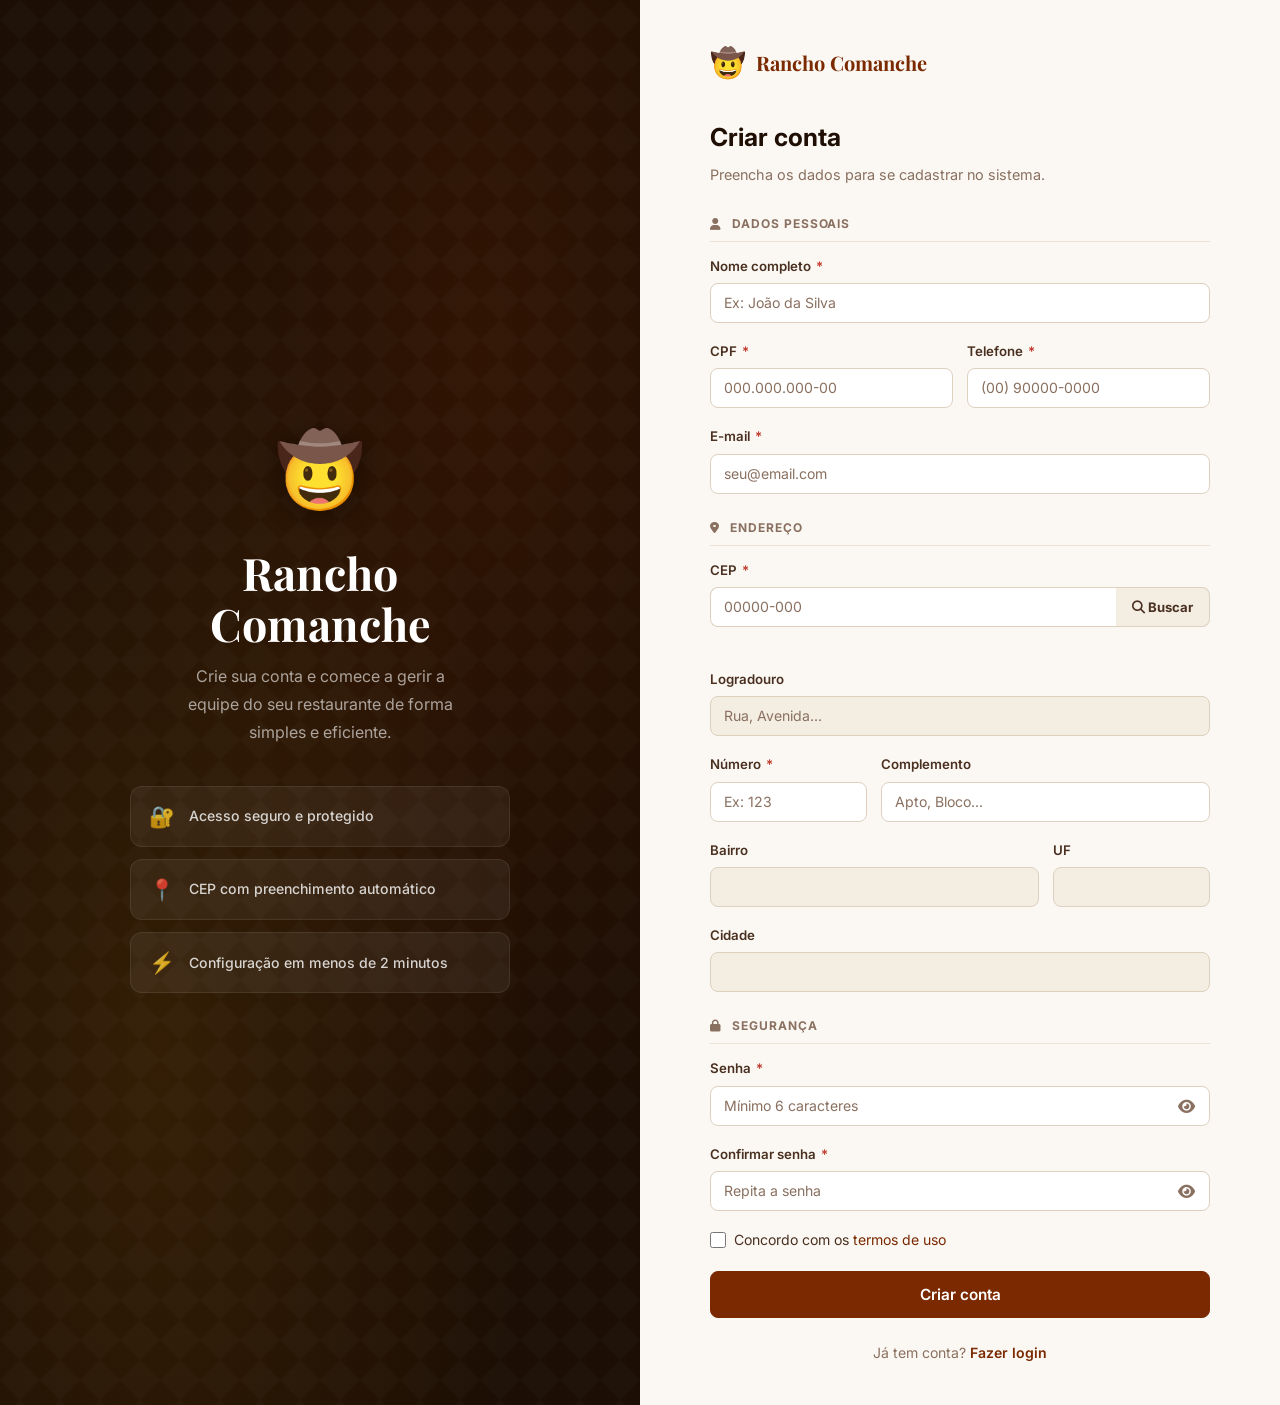
<file: web/Src/cadastro.html>
<!DOCTYPE html>
<html lang="pt-BR">
<head>
  <meta charset="UTF-8" />
  <meta name="viewport" content="width=device-width, initial-scale=1.0" />
  <title>Rancho Comanche — Cadastro</title>
  <link rel="stylesheet" href="../css/rancho.css" />
  <link rel="stylesheet" href="https://cdnjs.cloudflare.com/ajax/libs/font-awesome/6.5.0/css/all.min.css" />
</head>
<body class="auth-page">

  <div class="auth-split">

    <!-- ── Brand Side ── -->
    <div class="auth-brand">
      <div class="brand-content">
        <span class="brand-icon">🤠</span>
        <h1>Rancho Comanche</h1>
        <p>Crie sua conta e comece a gerir a equipe do seu restaurante de forma simples e eficiente.</p>
        <div class="brand-features">
          <div class="brand-feature">
            <span class="brand-feature-icon">🔐</span>
            <span>Acesso seguro e protegido</span>
          </div>
          <div class="brand-feature">
            <span class="brand-feature-icon">📍</span>
            <span>CEP com preenchimento automático</span>
          </div>
          <div class="brand-feature">
            <span class="brand-feature-icon">⚡</span>
            <span>Configuração em menos de 2 minutos</span>
          </div>
        </div>
      </div>
    </div>

    <!-- ── Form Side ── -->
    <div class="auth-form-side" style="align-items: flex-start; padding-top: 40px; padding-bottom: 40px;">
      <div class="auth-card" style="max-width: 500px;">

        <div class="auth-logo-sm">
          <span class="logo-icon">🤠</span>
          <span class="logo-text">Rancho Comanche</span>
        </div>

        <h2>Criar conta</h2>
        <p class="auth-subtitle">Preencha os dados para se cadastrar no sistema.</p>

        <div id="alert-box" class="alert hidden"></div>

        <form id="cadastro-form" novalidate>

          <!-- Dados pessoais -->
          <p class="form-section-title" style="margin-top:0;"><i class="fa fa-user" style="margin-right:6px;"></i> Dados Pessoais</p>

          <div class="form-group">
            <label for="nome">Nome completo <span class="req">*</span></label>
            <input type="text" id="nome" name="nome" placeholder="Ex: João da Silva" required />
            <span class="field-error">Informe seu nome completo.</span>
          </div>

          <div class="form-row cols-2">
            <div class="form-group">
              <label for="cpf">CPF <span class="req">*</span></label>
              <input type="text" id="cpf" name="cpf" placeholder="000.000.000-00" maxlength="14" required />
              <span class="field-error">CPF inválido.</span>
            </div>
            <div class="form-group">
              <label for="telefone">Telefone <span class="req">*</span></label>
              <input type="text" id="telefone" name="telefone" placeholder="(00) 90000-0000" maxlength="15" required />
              <span class="field-error">Informe um telefone.</span>
            </div>
          </div>

          <div class="form-group">
            <label for="email">E-mail <span class="req">*</span></label>
            <input type="email" id="email" name="email" placeholder="seu@email.com" required />
            <span class="field-error">Informe um e-mail válido.</span>
          </div>

          <!-- Endereço -->
          <p class="form-section-title"><i class="fa fa-map-marker-alt" style="margin-right:6px;"></i> Endereço</p>

          <div class="form-group">
            <label for="cep">CEP <span class="req">*</span></label>
            <div class="input-group">
              <input type="text" id="cep" name="cep" placeholder="00000-000" maxlength="9" required />
              <button type="button" class="btn-addon" id="btn-buscar-cep" onclick="buscarCep()">
                <i class="fa fa-search"></i> Buscar
              </button>
            </div>
            <div class="cep-status" id="cep-status"></div>
            <span class="field-error">Informe um CEP válido.</span>
          </div>

          <div class="form-row cols-2">
            <div class="form-group" style="grid-column: span 2;">
              <label for="logradouro">Logradouro</label>
              <input type="text" id="logradouro" name="logradouro" placeholder="Rua, Avenida..." readonly />
            </div>
          </div>

          <div class="form-row cols-3">
            <div class="form-group">
              <label for="numero">Número <span class="req">*</span></label>
              <input type="text" id="numero" name="numero" placeholder="Ex: 123" />
            </div>
            <div class="form-group" style="grid-column: span 2;">
              <label for="complemento">Complemento</label>
              <input type="text" id="complemento" name="complemento" placeholder="Apto, Bloco..." />
            </div>
          </div>

          <div class="form-row cols-3">
            <div class="form-group" style="grid-column: span 2;">
              <label for="bairro">Bairro</label>
              <input type="text" id="bairro" name="bairro" readonly />
            </div>
            <div class="form-group">
              <label for="estado">UF</label>
              <input type="text" id="estado" name="estado" maxlength="2" readonly />
            </div>
          </div>

          <div class="form-group">
            <label for="cidade">Cidade</label>
            <input type="text" id="cidade" name="cidade" readonly />
          </div>

          <!-- Senha -->
          <p class="form-section-title"><i class="fa fa-lock" style="margin-right:6px;"></i> Segurança</p>

          <div class="form-group">
            <label for="senha">Senha <span class="req">*</span></label>
            <div class="input-eye">
              <input type="password" id="senha" name="senha" placeholder="Mínimo 6 caracteres" required />
              <button type="button" class="btn-eye" onclick="toggleEye('senha', this)" title="Ver senha">
                <i class="fa fa-eye"></i>
              </button>
            </div>
            <span class="field-error">A senha deve ter pelo menos 6 caracteres.</span>
          </div>

          <div class="form-group">
            <label for="confirmar-senha">Confirmar senha <span class="req">*</span></label>
            <div class="input-eye">
              <input type="password" id="confirmar-senha" name="confirmar-senha" placeholder="Repita a senha" required />
              <button type="button" class="btn-eye" onclick="toggleEye('confirmar-senha', this)" title="Ver senha">
                <i class="fa fa-eye"></i>
              </button>
            </div>
            <span class="field-error">As senhas não coincidem.</span>
          </div>

          <label class="checkbox-label" style="margin-bottom:20px;">
            <input type="checkbox" id="termos" required />
            <span>Concordo com os <a href="#" style="color:var(--primary);">termos de uso</a></span>
          </label>

          <button type="submit" class="btn btn-primary btn-full btn-lg" id="btn-cadastrar">
            <span id="btn-cad-text">Criar conta</span>
            <span id="btn-cad-spinner" class="spinner hidden"></span>
          </button>
        </form>

        <div class="auth-footer">
          <p>Já tem conta? <a href="index.html" style="color:var(--primary); font-weight:600;">Fazer login</a></p>
        </div>
      </div>
    </div>
  </div>

  <script src="../api/cep.js"></script>
  <script src="../js/config.js"></script>
  <script src="../js/auth.js"></script>
  <script>
    // ── Máscara CPF ──
    document.getElementById('cpf').addEventListener('input', function () {
      let v = this.value.replace(/\D/g, '').slice(0, 11);
      v = v.replace(/(\d{3})(\d)/, '$1.$2');
      v = v.replace(/(\d{3})\.(\d{3})(\d)/, '$1.$2.$3');
      v = v.replace(/(\d{3})\.(\d{3})\.(\d{3})(\d{1,2})$/, '$1.$2.$3-$4');
      this.value = v;
    });

    // ── Máscara Telefone ──
    document.getElementById('telefone').addEventListener('input', function () {
      let v = this.value.replace(/\D/g, '').slice(0, 11);
      if (v.length >= 7) v = '(' + v.slice(0,2) + ') ' + v.slice(2,7) + '-' + v.slice(7);
      else if (v.length >= 3) v = '(' + v.slice(0,2) + ') ' + v.slice(2);
      this.value = v;
    });

    // ── Máscara CEP ──
    document.getElementById('cep').addEventListener('input', function () {
      let v = this.value.replace(/\D/g, '').slice(0, 8);
      if (v.length > 5) v = v.slice(0, 5) + '-' + v.slice(5);
      this.value = v;
      if (v.replace('-', '').length === 8) buscarCep();
    });

    // ── Busca CEP ──
    async function buscarCep() {
      const cepVal = document.getElementById('cep').value.replace(/\D/g, '');
      if (cepVal.length !== 8) return;

      const statusEl = document.getElementById('cep-status');
      statusEl.className = 'cep-status loading';
      statusEl.innerHTML = '<span class="cep-spinner"></span> Buscando endereço...';

      try {
        const dados = await buscarEnderecoPorCep(cepVal);
        document.getElementById('logradouro').value = dados.logradouro || '';
        document.getElementById('bairro').value     = dados.bairro     || '';
        document.getElementById('cidade').value     = dados.cidade     || '';
        document.getElementById('estado').value     = dados.estado     || '';

        statusEl.className = 'cep-status success';
        statusEl.innerHTML = '<i class="fa fa-check-circle"></i> Endereço encontrado: ' + dados.enderecoCompleto;
        document.getElementById('numero').focus();
        setFieldError('cep', false);
      } catch (err) {
        statusEl.className = 'cep-status error';
        statusEl.innerHTML = '<i class="fa fa-times-circle"></i> ' + err.message;
        ['logradouro','bairro','cidade','estado'].forEach(id => {
          document.getElementById(id).value = '';
        });
      }
    }

    // ── Cadastro Form Handler ──
    document.getElementById('cadastro-form').addEventListener('submit', async (e) => {
      e.preventDefault();
      clearAlert();

      const fields = {
        nome:            document.getElementById('nome').value.trim(),
        cpf:             document.getElementById('cpf').value.trim(),
        telefone:        document.getElementById('telefone').value.trim(),
        email:           document.getElementById('email').value.trim(),
        cep:             document.getElementById('cep').value.trim(),
        numero:          document.getElementById('numero').value.trim(),
        complemento:     document.getElementById('complemento').value.trim(),
        logradouro:      document.getElementById('logradouro').value.trim(),
        bairro:          document.getElementById('bairro').value.trim(),
        cidade:          document.getElementById('cidade').value.trim(),
        estado:          document.getElementById('estado').value.trim(),
        senha:           document.getElementById('senha').value,
        confirmarSenha:  document.getElementById('confirmar-senha').value,
      };

      let valid = true;

      if (fields.nome.length < 3)          { setFieldError('nome', true);   valid = false; } else setFieldError('nome', false);
      if (!isValidEmail(fields.email))     { setFieldError('email', true);  valid = false; } else setFieldError('email', false);
      if (fields.cep.replace(/\D/g,'').length !== 8) { setFieldError('cep', true); valid = false; } else setFieldError('cep', false);
      if (fields.senha.length < 6)         { setFieldError('senha', true);  valid = false; } else setFieldError('senha', false);
      if (fields.senha !== fields.confirmarSenha) { setFieldError('confirmar-senha', true); valid = false; } else setFieldError('confirmar-senha', false);

      if (!document.getElementById('termos').checked) {
        showAlert('Você precisa aceitar os termos de uso.', 'error');
        valid = false;
      }

      if (!valid) return;

      setLoading(true);
      try {
        await AuthService.register(fields);
        showAlert('Conta criada com sucesso! Redirecionando para o login...', 'success');
        setTimeout(() => { window.location.href = 'index.html'; }, 1500);
      } catch (err) {
        showAlert(err.message || 'Erro ao criar conta. Tente novamente.', 'error');
      } finally {
        setLoading(false);
      }
    });

    function setLoading(on) {
      document.getElementById('btn-cadastrar').disabled = on;
      document.getElementById('btn-cad-text').textContent = on ? 'Criando conta...' : 'Criar conta';
      document.getElementById('btn-cad-spinner').classList.toggle('hidden', !on);
    }

    function showAlert(msg, type) {
      const box = document.getElementById('alert-box');
      box.className = 'alert alert-' + type;
      const icon = type === 'success' ? 'fa-check-circle' : 'fa-exclamation-circle';
      box.innerHTML = '<i class="fa ' + icon + '"></i> ' + msg;
      box.scrollIntoView({ behavior: 'smooth', block: 'nearest' });
    }

    function clearAlert() {
      const box = document.getElementById('alert-box');
      box.className = 'alert hidden';
      box.textContent = '';
    }

    function setFieldError(id, on) {
      const el = document.getElementById(id);
      if (!el) return;
      el.closest('.form-group').classList.toggle('has-error', on);
    }

    function isValidEmail(e) { return /^[^\s@]+@[^\s@]+\.[^\s@]+$/.test(e); }

    function toggleEye(inputId, btn) {
      const input = document.getElementById(inputId);
      const icon  = btn.querySelector('i');
      if (input.type === 'password') {
        input.type = 'text';
        icon.classList.replace('fa-eye', 'fa-eye-slash');
      } else {
        input.type = 'password';
        icon.classList.replace('fa-eye-slash', 'fa-eye');
      }
    }
  </script>
</body>
</html>
</file>
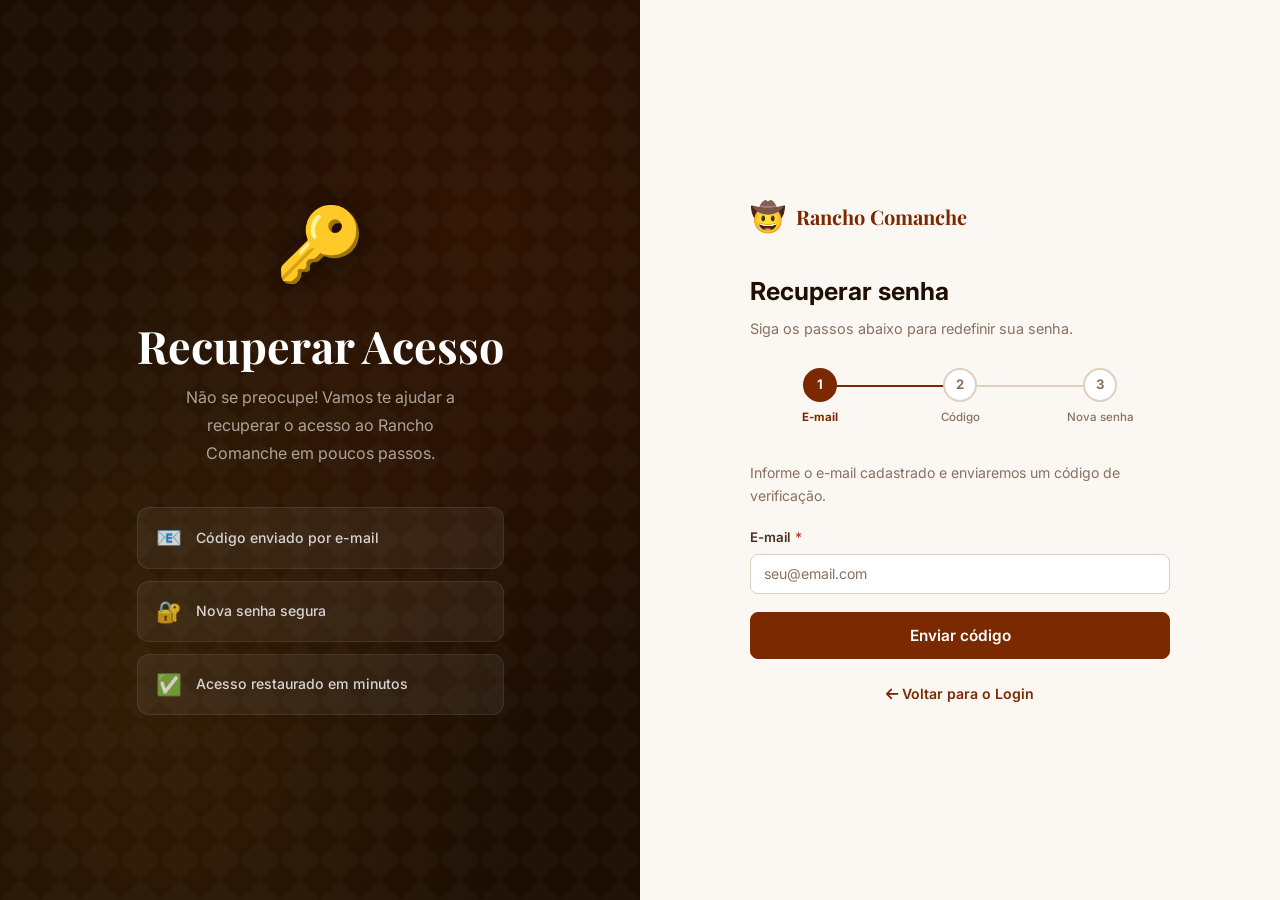
<file: web/Src/recuperar-senha.html>
<!DOCTYPE html>
<html lang="pt-BR">
<head>
  <meta charset="UTF-8" />
  <meta name="viewport" content="width=device-width, initial-scale=1.0" />
  <title>Rancho Comanche — Recuperar Senha</title>
  <link rel="stylesheet" href="../css/rancho.css" />
  <link rel="stylesheet" href="https://cdnjs.cloudflare.com/ajax/libs/font-awesome/6.5.0/css/all.min.css" />
</head>
<body class="auth-page">

  <div class="auth-split">

    <!-- ── Brand Side ── -->
    <div class="auth-brand">
      <div class="brand-content">
        <span class="brand-icon">🔑</span>
        <h1>Recuperar Acesso</h1>
        <p>Não se preocupe! Vamos te ajudar a recuperar o acesso ao Rancho Comanche em poucos passos.</p>
        <div class="brand-features">
          <div class="brand-feature">
            <span class="brand-feature-icon">📧</span>
            <span>Código enviado por e-mail</span>
          </div>
          <div class="brand-feature">
            <span class="brand-feature-icon">🔐</span>
            <span>Nova senha segura</span>
          </div>
          <div class="brand-feature">
            <span class="brand-feature-icon">✅</span>
            <span>Acesso restaurado em minutos</span>
          </div>
        </div>
      </div>
    </div>

    <!-- ── Form Side ── -->
    <div class="auth-form-side">
      <div class="auth-card">

        <div class="auth-logo-sm">
          <span class="logo-icon">🤠</span>
          <span class="logo-text">Rancho Comanche</span>
        </div>

        <h2>Recuperar senha</h2>
        <p class="auth-subtitle">Siga os passos abaixo para redefinir sua senha.</p>

        <!-- ── Steps Indicator ── -->
        <div class="steps">
          <div class="step active" id="step-dot-1">
            <div class="step-num" id="step-num-1">1</div>
            <span class="step-label">E-mail</span>
          </div>
          <div class="step" id="step-dot-2">
            <div class="step-num" id="step-num-2">2</div>
            <span class="step-label">Código</span>
          </div>
          <div class="step" id="step-dot-3">
            <div class="step-num" id="step-num-3">3</div>
            <span class="step-label">Nova senha</span>
          </div>
        </div>

        <div id="alert-box" class="alert hidden"></div>

        <!-- ── Step 1: E-mail ── -->
        <div class="step-view active" id="view-step-1">
          <p style="font-size:0.88rem; color:var(--text-light); margin-bottom:20px;">
            Informe o e-mail cadastrado e enviaremos um código de verificação.
          </p>
          <form id="form-step-1" novalidate>
            <div class="form-group">
              <label for="email-rec">E-mail <span class="req">*</span></label>
              <input type="email" id="email-rec" placeholder="seu@email.com" required />
              <span class="field-error">Informe um e-mail válido.</span>
            </div>
            <button type="submit" class="btn btn-primary btn-full btn-lg" id="btn-step-1">
              <span id="btn-s1-text">Enviar código</span>
              <span id="btn-s1-spinner" class="spinner hidden"></span>
            </button>
          </form>
        </div>

        <!-- ── Step 2: Código ── -->
        <div class="step-view" id="view-step-2">
          <p style="font-size:0.88rem; color:var(--text-light); margin-bottom:8px;">
            Enviamos um código de 6 dígitos para <strong id="email-shown" style="color:var(--text-mid);"></strong>.
          </p>
          <p style="font-size:0.82rem; color:var(--text-light); margin-bottom:24px;">
            Verifique também sua caixa de spam.
          </p>
          <form id="form-step-2" novalidate>
            <div class="form-group">
              <label for="codigo">Código de verificação <span class="req">*</span></label>
              <input type="text" id="codigo" placeholder="000000" maxlength="6"
                     style="letter-spacing:0.25em; font-size:1.3rem; text-align:center; font-weight:700;" required />
              <span class="field-error">Informe o código de 6 dígitos.</span>
              <p class="hint">Não recebeu? <a href="#" onclick="reenviarCodigo(event)" style="color:var(--primary); font-weight:600;">Reenviar código</a></p>
            </div>
            <div style="display:flex; gap:10px;">
              <button type="button" class="btn btn-ghost btn-full" onclick="goStep(1)">
                <i class="fa fa-arrow-left"></i> Voltar
              </button>
              <button type="submit" class="btn btn-primary btn-full btn-lg" id="btn-step-2">
                <span id="btn-s2-text">Verificar</span>
                <span id="btn-s2-spinner" class="spinner hidden"></span>
              </button>
            </div>
          </form>
        </div>

        <!-- ── Step 3: Nova Senha ── -->
        <div class="step-view" id="view-step-3">
          <p style="font-size:0.88rem; color:var(--text-light); margin-bottom:24px;">
            Escolha uma nova senha segura para sua conta.
          </p>
          <form id="form-step-3" novalidate>
            <div class="form-group">
              <label for="nova-senha">Nova senha <span class="req">*</span></label>
              <div class="input-eye">
                <input type="password" id="nova-senha" placeholder="Mínimo 6 caracteres" required />
                <button type="button" class="btn-eye" onclick="toggleEye('nova-senha', this)">
                  <i class="fa fa-eye"></i>
                </button>
              </div>
              <span class="field-error">A senha deve ter pelo menos 6 caracteres.</span>
            </div>
            <div class="form-group">
              <label for="confirmar-nova-senha">Confirmar nova senha <span class="req">*</span></label>
              <div class="input-eye">
                <input type="password" id="confirmar-nova-senha" placeholder="Repita a senha" required />
                <button type="button" class="btn-eye" onclick="toggleEye('confirmar-nova-senha', this)">
                  <i class="fa fa-eye"></i>
                </button>
              </div>
              <span class="field-error">As senhas não coincidem.</span>
            </div>
            <div style="display:flex; gap:10px;">
              <button type="button" class="btn btn-ghost btn-full" onclick="goStep(2)">
                <i class="fa fa-arrow-left"></i> Voltar
              </button>
              <button type="submit" class="btn btn-primary btn-full btn-lg" id="btn-step-3">
                <span id="btn-s3-text">Redefinir senha</span>
                <span id="btn-s3-spinner" class="spinner hidden"></span>
              </button>
            </div>
          </form>
        </div>

        <!-- ── Step 4: Sucesso ── -->
        <div class="step-view" id="view-success" style="text-align:center;">
          <div style="font-size:3.5rem; margin-bottom:16px;">🎉</div>
          <h3 style="font-size:1.25rem; font-weight:700; color:var(--text); margin-bottom:8px;">Senha redefinida!</h3>
          <p style="font-size:0.88rem; color:var(--text-light); margin-bottom:28px;">
            Sua senha foi alterada com sucesso. Você já pode fazer login com a nova senha.
          </p>
          <a href="index.html" class="btn btn-primary btn-full btn-lg">
            <i class="fa fa-sign-in-alt"></i> Ir para o Login
          </a>
        </div>

        <div class="auth-footer" id="back-link">
          <p><a href="index.html" style="color:var(--primary); font-weight:600;">
            <i class="fa fa-arrow-left"></i> Voltar para o Login
          </a></p>
        </div>
      </div>
    </div>
  </div>

  <script src="../js/auth.js"></script>
  <script>
    let currentStep = 1;
    let recoveryEmail = '';
    // Código simulado para demo (em produção, viria do backend)
    let expectedCode  = '';

    // ── Step 1: Enviar E-mail ──
    document.getElementById('form-step-1').addEventListener('submit', async (e) => {
      e.preventDefault();
      const email = document.getElementById('email-rec').value.trim();

      if (!isValidEmail(email)) { setFieldError('email-rec', true); return; }
      setFieldError('email-rec', false);
      clearAlert();
      setStepLoading(1, true);

      try {
        await AuthService.sendRecoveryEmail(email);
        recoveryEmail = email;
        document.getElementById('email-shown').textContent = email;
        goStep(2);
      } catch (err) {
        showAlert(err.message || 'Erro ao enviar o código. Verifique o e-mail e tente novamente.', 'error');
      } finally {
        setStepLoading(1, false);
      }
    });

    // ── Step 2: Verificar Código ──
    document.getElementById('form-step-2').addEventListener('submit', async (e) => {
      e.preventDefault();
      const codigo = document.getElementById('codigo').value.trim();

      if (codigo.length !== 6) { setFieldError('codigo', true); return; }
      setFieldError('codigo', false);
      clearAlert();
      setStepLoading(2, true);

      try {
        await AuthService.verifyCode(recoveryEmail, codigo);
        goStep(3);
      } catch (err) {
        showAlert(err.message || 'Código inválido ou expirado.', 'error');
      } finally {
        setStepLoading(2, false);
      }
    });

    // ── Step 3: Nova Senha ──
    document.getElementById('form-step-3').addEventListener('submit', async (e) => {
      e.preventDefault();
      const novaSenha    = document.getElementById('nova-senha').value;
      const confirmarSenha = document.getElementById('confirmar-nova-senha').value;
      let valid = true;

      if (novaSenha.length < 6)          { setFieldError('nova-senha', true);         valid = false; } else setFieldError('nova-senha', false);
      if (novaSenha !== confirmarSenha)  { setFieldError('confirmar-nova-senha', true); valid = false; } else setFieldError('confirmar-nova-senha', false);

      if (!valid) return;
      clearAlert();
      setStepLoading(3, true);

      try {
        await AuthService.resetPassword(recoveryEmail, novaSenha);
        // Sucesso: mostra tela de sucesso
        document.querySelectorAll('.step-view').forEach(v => v.classList.remove('active'));
        document.getElementById('view-success').classList.add('active');
        document.getElementById('back-link').classList.add('hidden');
        markAllDone();
      } catch (err) {
        showAlert(err.message || 'Erro ao redefinir senha. Tente novamente.', 'error');
      } finally {
        setStepLoading(3, false);
      }
    });

    async function reenviarCodigo(e) {
      e.preventDefault();
      if (!recoveryEmail) return;
      try {
        await AuthService.sendRecoveryEmail(recoveryEmail);
        showAlert('Código reenviado com sucesso!', 'success');
      } catch(err) {
        showAlert('Não foi possível reenviar o código.', 'error');
      }
    }

    function goStep(n) {
      clearAlert();
      document.querySelectorAll('.step-view').forEach(v => v.classList.remove('active'));
      document.getElementById('view-step-' + n).classList.add('active');

      for (let i = 1; i <= 3; i++) {
        const dot = document.getElementById('step-dot-' + i);
        dot.classList.remove('active', 'done');
        if (i < n)  dot.classList.add('done');
        if (i === n) dot.classList.add('active');
      }
      currentStep = n;
    }

    function markAllDone() {
      for (let i = 1; i <= 3; i++) {
        const dot = document.getElementById('step-dot-' + i);
        dot.classList.remove('active');
        dot.classList.add('done');
        document.getElementById('step-num-' + i).innerHTML = '<i class="fa fa-check" style="font-size:0.75rem;"></i>';
      }
    }

    function setStepLoading(step, on) {
      const btn = document.getElementById('btn-step-' + step);
      if (!btn) return;
      btn.disabled = on;
      document.getElementById('btn-s' + step + '-text').textContent = on ? 'Aguarde...' : ['Enviar código','Verificar','Redefinir senha'][step-1];
      document.getElementById('btn-s' + step + '-spinner').classList.toggle('hidden', !on);
    }

    function showAlert(msg, type) {
      const box = document.getElementById('alert-box');
      box.className = 'alert alert-' + type;
      const icon = type === 'success' ? 'fa-check-circle' : 'fa-exclamation-circle';
      box.innerHTML = '<i class="fa ' + icon + '"></i> ' + msg;
    }

    function clearAlert() {
      const box = document.getElementById('alert-box');
      box.className = 'alert hidden';
      box.textContent = '';
    }

    function setFieldError(id, on) {
      const el = document.getElementById(id);
      if (!el) return;
      el.closest('.form-group').classList.toggle('has-error', on);
    }

    function isValidEmail(e) { return /^[^\s@]+@[^\s@]+\.[^\s@]+$/.test(e); }

    function toggleEye(inputId, btn) {
      const input = document.getElementById(inputId);
      const icon  = btn.querySelector('i');
      if (input.type === 'password') {
        input.type = 'text';
        icon.classList.replace('fa-eye', 'fa-eye-slash');
      } else {
        input.type = 'password';
        icon.classList.replace('fa-eye-slash', 'fa-eye');
      }
    }

    // Só dígitos no campo de código
    document.getElementById('codigo').addEventListener('input', function () {
      this.value = this.value.replace(/\D/g, '').slice(0, 6);
    });
  </script>
</body>
</html>
</file>
<file: web/css/rancho.css>
/* ============================================================
   RANCHO COMANCHE — Sistema de Gestão de Freelancers
   Versão 1.0 | Estilos Globais
   ============================================================ */

@import url('https://fonts.googleapis.com/css2?family=Inter:wght@300;400;500;600;700&family=Playfair+Display:ital,wght@0,700;1,600&display=swap');
@import url('https://cdnjs.cloudflare.com/ajax/libs/font-awesome/6.5.0/css/all.min.css');

/* ── Variáveis ── */
:root {
  /* Brand Colors */
  --primary:        #7A2900;
  --primary-dark:   #5A1E00;
  --primary-light:  #9D3A10;
  --primary-alpha:  rgba(122, 41, 0, 0.08);
  --secondary:      #C47F0D;
  --secondary-light:#DFA82A;

  /* Backgrounds */
  --bg:             #FBF8F3;
  --bg-alt:         #F3EDE2;
  --bg-dark:        #1C0E04;
  --surface:        #FFFFFF;
  --surface-alt:    #FDFAF6;

  /* Borders */
  --border:         #DDD0BF;
  --border-light:   #EAE3D6;

  /* Text */
  --text:           #1E0E04;
  --text-mid:       #4A3020;
  --text-light:     #8A7060;
  --text-inverse:   #FFFFFF;

  /* States */
  --success:        #2D7A4F;
  --success-bg:     #EBF7F1;
  --error:          #C0392B;
  --error-bg:       #FDECEA;
  --warning:        #B7770D;
  --warning-bg:     #FFF8E7;
  --info:           #1565C0;
  --info-bg:        #E3F2FD;

  /* Shadows */
  --shadow-xs:  0 1px 2px rgba(0,0,0,0.05);
  --shadow-sm:  0 2px 8px rgba(30,14,4,0.08);
  --shadow:     0 4px 16px rgba(30,14,4,0.10);
  --shadow-lg:  0 8px 40px rgba(30,14,4,0.14);
  --shadow-xl:  0 16px 64px rgba(30,14,4,0.20);

  /* Radius */
  --radius-xs:  4px;
  --radius-sm:  8px;
  --radius:     12px;
  --radius-lg:  20px;
  --radius-full:9999px;

  /* Layout */
  --sidebar-w:  256px;
  --header-h:   64px;

  /* Animation */
  --transition:       0.22s ease;
  --transition-slow:  0.35s ease;

  /* Typography */
  --font-sans:    'Inter', -apple-system, BlinkMacSystemFont, 'Segoe UI', sans-serif;
  --font-display: 'Playfair Display', Georgia, serif;
}

/* ── Reset ── */
*, *::before, *::after { box-sizing: border-box; margin: 0; padding: 0; }
html { scroll-behavior: smooth; font-size: 16px; }
body {
  font-family: var(--font-sans);
  background: var(--bg);
  color: var(--text);
  line-height: 1.6;
  -webkit-font-smoothing: antialiased;
}
img { max-width: 100%; }
a { color: var(--primary); text-decoration: none; transition: color var(--transition); }
a:hover { color: var(--primary-light); }
button { cursor: pointer; font-family: var(--font-sans); }

/* ── Scrollbar ── */
::-webkit-scrollbar { width: 6px; height: 6px; }
::-webkit-scrollbar-track { background: var(--bg-alt); }
::-webkit-scrollbar-thumb { background: var(--border); border-radius: 3px; }
::-webkit-scrollbar-thumb:hover { background: var(--text-light); }

/* ============================================================
   AUTH PAGES (Login, Cadastro, Recuperar Senha)
   ============================================================ */

.auth-page { min-height: 100vh; background: var(--bg); }

.auth-split {
  display: grid;
  grid-template-columns: 1fr 1fr;
  min-height: 100vh;
}

/* ── Brand Side ── */
.auth-brand {
  background: var(--bg-dark);
  background-image:
    radial-gradient(ellipse at 25% 75%, rgba(196,127,13,0.14) 0%, transparent 55%),
    radial-gradient(ellipse at 75% 25%, rgba(122,41,0,0.22) 0%, transparent 55%);
  display: flex;
  align-items: center;
  justify-content: center;
  padding: 60px 48px;
  position: relative;
  overflow: hidden;
}

.auth-brand::before {
  content: '';
  position: absolute;
  inset: 0;
  background-image: url("data:image/svg+xml,%3Csvg width='40' height='40' viewBox='0 0 40 40' xmlns='http://www.w3.org/2000/svg'%3E%3Cg fill='%23ffffff' fill-opacity='0.018'%3E%3Cpath d='M0 20 L20 0 L40 20 L20 40 Z'/%3E%3C/g%3E%3C/svg%3E");
}

.brand-content {
  text-align: center;
  color: white;
  position: relative;
  z-index: 1;
  max-width: 380px;
}

.brand-icon { font-size: 4.5rem; margin-bottom: 20px; display: block; filter: drop-shadow(0 4px 12px rgba(0,0,0,0.4)); }

.brand-content h1 {
  font-family: var(--font-display);
  font-size: 2.8rem;
  font-weight: 700;
  margin-bottom: 12px;
  line-height: 1.15;
  color: #fff;
}

.brand-content > p {
  font-size: 1.0rem;
  color: rgba(255,255,255,0.60);
  max-width: 300px;
  margin: 0 auto 40px;
  line-height: 1.75;
}

.brand-features { display: flex; flex-direction: column; gap: 12px; text-align: left; }

.brand-feature {
  display: flex;
  align-items: center;
  gap: 14px;
  padding: 13px 18px;
  background: rgba(255,255,255,0.055);
  border: 1px solid rgba(255,255,255,0.08);
  border-radius: var(--radius);
  color: rgba(255,255,255,0.80);
  font-size: 0.88rem;
  font-weight: 500;
  transition: background var(--transition);
}

.brand-feature:hover { background: rgba(255,255,255,0.09); }
.brand-feature-icon { font-size: 1.3rem; min-width: 24px; text-align: center; }

/* ── Form Side ── */
.auth-form-side {
  display: flex;
  align-items: center;
  justify-content: center;
  padding: 48px 40px;
  overflow-y: auto;
}

.auth-card { width: 100%; max-width: 420px; }

.auth-logo-sm {
  display: flex;
  align-items: center;
  gap: 10px;
  margin-bottom: 32px;
}
.auth-logo-sm .logo-icon { font-size: 1.8rem; }
.auth-logo-sm .logo-text {
  font-family: var(--font-display);
  font-size: 1.25rem;
  font-weight: 700;
  color: var(--primary);
}

.auth-card h2 { font-size: 1.55rem; font-weight: 700; color: var(--text); margin-bottom: 5px; }
.auth-subtitle { font-size: 0.9rem; color: var(--text-light); margin-bottom: 28px; }

.auth-footer {
  margin-top: 24px;
  text-align: center;
  font-size: 0.88rem;
  color: var(--text-light);
}

.auth-divider {
  display: flex;
  align-items: center;
  gap: 12px;
  margin: 24px 0;
  color: var(--text-light);
  font-size: 0.80rem;
}
.auth-divider::before, .auth-divider::after {
  content: ''; flex: 1; height: 1px; background: var(--border);
}

/* ── Steps (Recuperar Senha) ── */
.steps {
  display: flex;
  align-items: flex-start;
  gap: 0;
  margin-bottom: 36px;
}

.step {
  display: flex;
  flex-direction: column;
  align-items: center;
  gap: 6px;
  flex: 1;
  position: relative;
}

.step:not(:last-child)::after {
  content: '';
  position: absolute;
  left: 50%;
  top: 17px;
  width: 100%;
  height: 2px;
  background: var(--border);
  z-index: 0;
}

.step.done:not(:last-child)::after,
.step.active:not(:last-child)::after {
  background: var(--primary);
}

.step-num {
  width: 34px;
  height: 34px;
  border-radius: 50%;
  border: 2px solid var(--border);
  display: flex;
  align-items: center;
  justify-content: center;
  font-size: 0.82rem;
  font-weight: 700;
  background: var(--surface);
  color: var(--text-light);
  position: relative;
  z-index: 1;
  transition: all var(--transition);
}

.step.active .step-num { border-color: var(--primary); background: var(--primary); color: white; }
.step.done .step-num { border-color: var(--success); background: var(--success); color: white; }

.step-label { font-size: 0.72rem; color: var(--text-light); white-space: nowrap; font-weight: 500; }
.step.active .step-label { color: var(--primary); font-weight: 700; }
.step.done .step-label { color: var(--success); }

.step-view { display: none; }
.step-view.active { display: block; animation: fadeIn 0.3s ease; }

/* ============================================================
   FORM COMPONENTS
   ============================================================ */

.form-group { margin-bottom: 18px; }

.form-group label {
  display: block;
  font-size: 0.83rem;
  font-weight: 600;
  color: var(--text-mid);
  margin-bottom: 6px;
}

.form-group label .req { color: var(--error); margin-left: 2px; }

.form-group input,
.form-group select,
.form-group textarea {
  width: 100%;
  padding: 10px 13px;
  border: 1.5px solid var(--border);
  border-radius: var(--radius-sm);
  background: var(--surface);
  color: var(--text);
  font-size: 0.93rem;
  font-family: var(--font-sans);
  transition: border-color var(--transition), box-shadow var(--transition);
  outline: none;
  -webkit-appearance: none;
  appearance: none;
}

.form-group select {
  background-image: url("data:image/svg+xml,%3Csvg xmlns='http://www.w3.org/2000/svg' width='12' height='8' viewBox='0 0 12 8'%3E%3Cpath fill='%238A7060' d='M6 8L0 0h12z'/%3E%3C/svg%3E");
  background-repeat: no-repeat;
  background-position: right 12px center;
  padding-right: 36px;
}

.form-group input:focus,
.form-group select:focus,
.form-group textarea:focus {
  border-color: var(--primary);
  box-shadow: 0 0 0 3px var(--primary-alpha);
}

.form-group textarea { min-height: 90px; resize: vertical; }
.form-group input::placeholder { color: var(--text-light); font-size: 0.88rem; }

.form-group input[readonly],
.form-group input:disabled {
  background: var(--bg-alt);
  color: var(--text-mid);
  cursor: not-allowed;
}

.form-group input.is-error,
.form-group select.is-error { border-color: var(--error); }

.form-group .hint { font-size: 0.76rem; color: var(--text-light); margin-top: 4px; }
.form-group .field-error { font-size: 0.76rem; color: var(--error); margin-top: 4px; display: none; }
.form-group.has-error .field-error { display: block; }
.form-group.has-error input,
.form-group.has-error select { border-color: var(--error); }

.form-row { display: grid; gap: 14px; }
.form-row.cols-2 { grid-template-columns: 1fr 1fr; }
.form-row.cols-3 { grid-template-columns: 1fr 1fr 1fr; }

.form-section-title {
  font-size: 0.75rem;
  font-weight: 700;
  color: var(--text-light);
  text-transform: uppercase;
  letter-spacing: 0.08em;
  margin-bottom: 14px;
  margin-top: 24px;
  padding-bottom: 8px;
  border-bottom: 1px solid var(--border-light);
}

/* Input group (CEP + botão) */
.input-group { display: flex; }
.input-group input {
  border-radius: var(--radius-sm) 0 0 var(--radius-sm);
  border-right: none;
  flex: 1;
}
.input-group .btn-addon {
  padding: 10px 16px;
  background: var(--bg-alt);
  border: 1.5px solid var(--border);
  border-left: none;
  border-radius: 0 var(--radius-sm) var(--radius-sm) 0;
  color: var(--text-mid);
  font-size: 0.82rem;
  font-weight: 700;
  white-space: nowrap;
  cursor: pointer;
  transition: all var(--transition);
  font-family: var(--font-sans);
}
.input-group .btn-addon:hover {
  background: var(--primary);
  border-color: var(--primary);
  color: white;
}

/* Password toggle */
.input-eye { position: relative; }
.input-eye input { padding-right: 42px; }
.btn-eye {
  position: absolute;
  right: 11px;
  top: 50%;
  transform: translateY(-50%);
  background: none;
  border: none;
  color: var(--text-light);
  font-size: 0.95rem;
  padding: 4px;
  transition: color var(--transition);
}
.btn-eye:hover { color: var(--text); }

/* Checkbox */
.checkbox-label {
  display: flex;
  align-items: center;
  gap: 8px;
  cursor: pointer;
  font-size: 0.88rem;
  color: var(--text-mid);
  user-select: none;
}
.checkbox-label input[type="checkbox"] {
  width: 16px;
  height: 16px;
  accent-color: var(--primary);
  cursor: pointer;
}

/* ============================================================
   BUTTONS
   ============================================================ */

.btn {
  display: inline-flex;
  align-items: center;
  justify-content: center;
  gap: 8px;
  padding: 10px 20px;
  border-radius: var(--radius-sm);
  font-size: 0.88rem;
  font-weight: 600;
  border: 1.5px solid transparent;
  transition: all var(--transition);
  text-decoration: none;
  white-space: nowrap;
  user-select: none;
  font-family: var(--font-sans);
}
.btn:disabled { opacity: 0.55; cursor: not-allowed; pointer-events: none; }

.btn-primary { background: var(--primary); color: white; border-color: var(--primary); }
.btn-primary:hover { background: var(--primary-dark); border-color: var(--primary-dark); color: white; }

.btn-secondary { background: var(--secondary); color: white; border-color: var(--secondary); }
.btn-secondary:hover { background: #A86C0A; border-color: #A86C0A; color: white; }

.btn-outline { background: transparent; color: var(--primary); border-color: var(--primary); }
.btn-outline:hover { background: var(--primary); color: white; }

.btn-ghost { background: transparent; color: var(--text-mid); border-color: transparent; }
.btn-ghost:hover { background: var(--bg-alt); color: var(--text); border-color: var(--border); }

.btn-danger { background: var(--error); color: white; border-color: var(--error); }
.btn-danger:hover { background: #A93226; border-color: #A93226; color: white; }

.btn-success { background: var(--success); color: white; border-color: var(--success); }

.btn-sm { padding: 7px 14px; font-size: 0.80rem; }
.btn-lg { padding: 13px 28px; font-size: 0.96rem; }
.btn-full { width: 100%; }
.btn-icon { padding: 9px 10px; }

.btn .fa { font-size: 0.85em; }

/* ============================================================
   ALERTS & TOASTS
   ============================================================ */

.alert {
  padding: 12px 16px;
  border-radius: var(--radius-sm);
  font-size: 0.87rem;
  margin-bottom: 18px;
  display: flex;
  align-items: flex-start;
  gap: 10px;
  border: 1px solid transparent;
  line-height: 1.5;
}
.alert.hidden { display: none; }
.alert-success { background: var(--success-bg); border-color: #B8DEC9; color: #1D5C38; }
.alert-error   { background: var(--error-bg); border-color: #F1B9B5; color: #7B241C; }
.alert-warning { background: var(--warning-bg); border-color: #F5CBA7; color: #7D5200; }
.alert-info    { background: var(--info-bg); border-color: #A9CCE3; color: #0D47A1; }

/* Toast notifications */
.toast-container {
  position: fixed;
  bottom: 24px;
  right: 24px;
  z-index: 9999;
  display: flex;
  flex-direction: column;
  gap: 10px;
  pointer-events: none;
}

.toast {
  padding: 14px 18px;
  background: var(--text);
  color: white;
  border-radius: var(--radius);
  font-size: 0.88rem;
  box-shadow: var(--shadow-lg);
  display: flex;
  align-items: center;
  gap: 10px;
  min-width: 260px;
  max-width: 380px;
  pointer-events: all;
  animation: slideInRight 0.3s ease;
}

.toast.toast-success { background: var(--success); }
.toast.toast-error   { background: var(--error); }
.toast.toast-warning { background: var(--warning); color: white; }

@keyframes slideInRight {
  from { opacity: 0; transform: translateX(20px); }
  to   { opacity: 1; transform: translateX(0); }
}

/* ============================================================
   APP LAYOUT (Sidebar + Main)
   ============================================================ */

.app-layout { display: flex; min-height: 100vh; }

/* ── Sidebar ── */
.sidebar {
  width: var(--sidebar-w);
  background: var(--bg-dark);
  background-image:
    radial-gradient(ellipse at 50% 95%, rgba(196,127,13,0.09) 0%, transparent 60%);
  color: rgba(255,255,255,0.82);
  display: flex;
  flex-direction: column;
  position: fixed;
  left: 0; top: 0; bottom: 0;
  z-index: 100;
  transition: transform var(--transition);
  border-right: 1px solid rgba(255,255,255,0.04);
}

.sidebar-header {
  padding: 22px 18px 20px;
  border-bottom: 1px solid rgba(255,255,255,0.06);
}

.sidebar-brand { display: flex; align-items: center; gap: 12px; }
.sidebar-brand-icon { font-size: 2.2rem; line-height: 1; }
.sidebar-brand-text .name {
  font-family: var(--font-display);
  font-size: 1.05rem;
  font-weight: 700;
  color: white;
  line-height: 1.2;
}
.sidebar-brand-text .tagline {
  font-size: 0.66rem;
  color: rgba(255,255,255,0.35);
  text-transform: uppercase;
  letter-spacing: 0.09em;
}

.sidebar-nav { flex: 1; padding: 14px 10px; overflow-y: auto; }

.nav-section-label {
  font-size: 0.65rem;
  font-weight: 800;
  color: rgba(255,255,255,0.28);
  text-transform: uppercase;
  letter-spacing: 0.12em;
  padding: 14px 10px 6px;
}

.nav-item {
  display: flex;
  align-items: center;
  gap: 11px;
  padding: 10px 12px;
  border-radius: var(--radius-sm);
  color: rgba(255,255,255,0.62);
  font-size: 0.88rem;
  font-weight: 500;
  cursor: pointer;
  transition: all var(--transition);
  border: 1.5px solid transparent;
  margin-bottom: 2px;
  text-decoration: none;
}
.nav-item:hover { background: rgba(255,255,255,0.07); color: white; }
.nav-item.active {
  background: rgba(122,41,0,0.38);
  color: white;
  border-color: rgba(156,58,16,0.55);
}
.nav-item-icon { font-size: 1rem; width: 18px; text-align: center; }
.nav-item-badge {
  margin-left: auto;
  background: var(--secondary);
  color: white;
  font-size: 0.65rem;
  font-weight: 700;
  padding: 1px 7px;
  border-radius: var(--radius-full);
}

.sidebar-footer {
  padding: 14px 10px;
  border-top: 1px solid rgba(255,255,255,0.06);
}

.sidebar-user {
  display: flex;
  align-items: center;
  gap: 11px;
  padding: 10px 12px;
  border-radius: var(--radius-sm);
  cursor: pointer;
  transition: background var(--transition);
}
.sidebar-user:hover { background: rgba(255,255,255,0.06); }

.user-avatar {
  width: 34px;
  height: 34px;
  border-radius: 50%;
  background: var(--primary);
  display: flex;
  align-items: center;
  justify-content: center;
  font-size: 0.82rem;
  font-weight: 700;
  color: white;
  flex-shrink: 0;
}
.user-info { flex: 1; overflow: hidden; }
.user-info .user-name {
  font-size: 0.83rem;
  font-weight: 600;
  color: rgba(255,255,255,0.88);
  white-space: nowrap;
  overflow: hidden;
  text-overflow: ellipsis;
}
.user-info .user-role { font-size: 0.70rem; color: rgba(255,255,255,0.38); }

/* ── Main Content ── */
.app-main {
  flex: 1;
  margin-left: var(--sidebar-w);
  display: flex;
  flex-direction: column;
  min-height: 100vh;
}

.app-header {
  height: var(--header-h);
  background: var(--surface);
  border-bottom: 1px solid var(--border-light);
  display: flex;
  align-items: center;
  justify-content: space-between;
  padding: 0 28px;
  position: sticky;
  top: 0;
  z-index: 50;
  box-shadow: var(--shadow-xs);
}

.page-title-area h2 { font-size: 1.1rem; font-weight: 700; color: var(--text); }
.page-title-area p  { font-size: 0.76rem; color: var(--text-light); }

.header-actions { display: flex; align-items: center; gap: 10px; }

.header-btn {
  width: 38px;
  height: 38px;
  border-radius: var(--radius-sm);
  background: var(--bg-alt);
  border: 1.5px solid var(--border);
  color: var(--text-mid);
  display: flex;
  align-items: center;
  justify-content: center;
  cursor: pointer;
  transition: all var(--transition);
  font-size: 0.95rem;
}
.header-btn:hover {
  background: var(--primary-alpha);
  border-color: var(--primary);
  color: var(--primary);
}

.app-content { flex: 1; padding: 28px; }

/* Views */
.view { display: none; }
.view.active { display: block; animation: fadeIn 0.25s ease; }

/* ============================================================
   SECTION / PAGE
   ============================================================ */

.section-header {
  display: flex;
  align-items: center;
  justify-content: space-between;
  margin-bottom: 24px;
  flex-wrap: wrap;
  gap: 16px;
}
.section-header-left h3 { font-size: 1.15rem; font-weight: 700; color: var(--text); }
.section-header-left p  { font-size: 0.82rem; color: var(--text-light); margin-top: 2px; }

/* ── Stats ── */
.stats-grid {
  display: grid;
  grid-template-columns: repeat(4, 1fr);
  gap: 16px;
  margin-bottom: 26px;
}

.stat-card {
  background: var(--surface);
  border: 1px solid var(--border-light);
  border-radius: var(--radius);
  padding: 18px;
  display: flex;
  align-items: flex-start;
  gap: 14px;
  box-shadow: var(--shadow-xs);
  transition: box-shadow var(--transition);
}
.stat-card:hover { box-shadow: var(--shadow-sm); }

.stat-icon {
  font-size: 1.4rem;
  width: 42px;
  height: 42px;
  border-radius: var(--radius-sm);
  background: var(--primary-alpha);
  display: flex;
  align-items: center;
  justify-content: center;
  flex-shrink: 0;
}
.stat-icon.si-green { background: var(--success-bg); }
.stat-icon.si-amber { background: var(--warning-bg); }
.stat-icon.si-blue  { background: var(--info-bg); }

.stat-value { font-size: 1.55rem; font-weight: 700; color: var(--text); line-height: 1.2; }
.stat-label { font-size: 0.76rem; color: var(--text-light); margin-top: 2px; }
.stat-delta {
  font-size: 0.73rem;
  font-weight: 600;
  margin-top: 4px;
  display: flex;
  align-items: center;
  gap: 3px;
}
.stat-delta.up   { color: var(--success); }
.stat-delta.down { color: var(--error); }

/* ── Toolbar ── */
.toolbar {
  display: flex;
  align-items: center;
  gap: 10px;
  margin-bottom: 18px;
  flex-wrap: wrap;
}

.search-box { flex: 1; min-width: 220px; position: relative; }
.search-box .fa {
  position: absolute;
  left: 13px;
  top: 50%;
  transform: translateY(-50%);
  color: var(--text-light);
  font-size: 0.85rem;
  pointer-events: none;
}
.search-box input {
  width: 100%;
  padding: 10px 13px 10px 37px;
  border: 1.5px solid var(--border);
  border-radius: var(--radius-sm);
  background: var(--surface);
  font-size: 0.88rem;
  color: var(--text);
  outline: none;
  font-family: var(--font-sans);
  transition: border-color var(--transition);
}
.search-box input:focus { border-color: var(--primary); }
.search-box input::placeholder { color: var(--text-light); }

.filter-select {
  padding: 10px 14px;
  border: 1.5px solid var(--border);
  border-radius: var(--radius-sm);
  background: var(--surface);
  font-size: 0.86rem;
  color: var(--text-mid);
  outline: none;
  cursor: pointer;
  min-width: 140px;
  font-family: var(--font-sans);
  transition: border-color var(--transition);
  -webkit-appearance: none;
  appearance: none;
  background-image: url("data:image/svg+xml,%3Csvg xmlns='http://www.w3.org/2000/svg' width='10' height='7' viewBox='0 0 10 7'%3E%3Cpath fill='%238A7060' d='M5 7L0 0h10z'/%3E%3C/svg%3E");
  background-repeat: no-repeat;
  background-position: right 10px center;
  padding-right: 30px;
}
.filter-select:focus { border-color: var(--primary); }

/* ── Table ── */
.table-wrapper {
  background: var(--surface);
  border: 1px solid var(--border-light);
  border-radius: var(--radius);
  overflow: hidden;
  box-shadow: var(--shadow-xs);
}

.data-table { width: 100%; border-collapse: collapse; }
.data-table thead { background: var(--bg-alt); border-bottom: 1px solid var(--border); }
.data-table th {
  padding: 12px 16px;
  text-align: left;
  font-size: 0.73rem;
  font-weight: 700;
  color: var(--text-light);
  text-transform: uppercase;
  letter-spacing: 0.07em;
  white-space: nowrap;
}
.data-table td {
  padding: 13px 16px;
  font-size: 0.87rem;
  color: var(--text);
  border-bottom: 1px solid var(--border-light);
  vertical-align: middle;
}
.data-table tbody tr:last-child td { border-bottom: none; }
.data-table tbody tr { transition: background var(--transition); }
.data-table tbody tr:hover { background: var(--bg); }

.table-actions { display: flex; gap: 6px; justify-content: flex-end; }

.empty-state { text-align: center; padding: 52px 20px; color: var(--text-light); }
.empty-state .empty-icon { font-size: 3rem; margin-bottom: 14px; }
.empty-state h4 { font-size: 0.96rem; font-weight: 600; color: var(--text-mid); margin-bottom: 6px; }
.empty-state p  { font-size: 0.83rem; }

/* Table pagination */
.table-footer {
  display: flex;
  align-items: center;
  justify-content: space-between;
  padding: 14px 18px;
  border-top: 1px solid var(--border-light);
  background: var(--surface);
  font-size: 0.82rem;
  color: var(--text-light);
}

/* ── Badges ── */
.badge {
  display: inline-flex;
  align-items: center;
  gap: 4px;
  padding: 3px 10px;
  border-radius: var(--radius-full);
  font-size: 0.72rem;
  font-weight: 700;
  white-space: nowrap;
}
.badge-success { background: var(--success-bg); color: var(--success); }
.badge-error   { background: var(--error-bg);   color: var(--error); }
.badge-warning { background: var(--warning-bg); color: var(--warning); }
.badge-info    { background: var(--info-bg);    color: var(--info); }
.badge-neutral { background: var(--bg-alt);     color: var(--text-mid); }
.badge-primary { background: var(--primary-alpha); color: var(--primary); }

/* ── Avatar ── */
.avatar {
  width: 36px;
  height: 36px;
  border-radius: 50%;
  display: flex;
  align-items: center;
  justify-content: center;
  font-size: 0.76rem;
  font-weight: 700;
  color: white;
  flex-shrink: 0;
}
.avatar-sm { width: 28px; height: 28px; font-size: 0.64rem; }
.avatar-lg { width: 46px; height: 46px; font-size: 0.96rem; }

.av-1 { background: #7A2900; }
.av-2 { background: #C47F0D; }
.av-3 { background: #2D7A4F; }
.av-4 { background: #1565C0; }
.av-5 { background: #6B3FA0; }
.av-6 { background: #C0392B; }
.av-7 { background: #16A085; }

.person-cell { display: flex; align-items: center; gap: 10px; }
.person-cell .person-name  { font-weight: 600; color: var(--text); font-size: 0.87rem; }
.person-cell .person-sub   { font-size: 0.74rem; color: var(--text-light); }

/* ── Modal ── */
.modal-overlay {
  position: fixed;
  inset: 0;
  background: rgba(10,4,2,0.52);
  backdrop-filter: blur(3px);
  z-index: 200;
  display: flex;
  align-items: center;
  justify-content: center;
  padding: 20px;
  opacity: 0;
  visibility: hidden;
  transition: opacity var(--transition), visibility var(--transition);
}
.modal-overlay.open { opacity: 1; visibility: visible; }

.modal {
  background: var(--surface);
  border-radius: var(--radius-lg);
  box-shadow: var(--shadow-xl);
  width: 100%;
  max-width: 600px;
  max-height: 92vh;
  display: flex;
  flex-direction: column;
  transform: translateY(18px) scale(0.98);
  transition: transform var(--transition);
}
.modal-overlay.open .modal { transform: translateY(0) scale(1); }
.modal-lg { max-width: 780px; }

.modal-header {
  padding: 22px 26px 0;
  display: flex;
  align-items: flex-start;
  justify-content: space-between;
  flex-shrink: 0;
}
.modal-header h3 { font-size: 1.15rem; font-weight: 700; color: var(--text); }
.modal-header p  { font-size: 0.83rem; color: var(--text-light); margin-top: 3px; }

.modal-close {
  width: 32px;
  height: 32px;
  border-radius: var(--radius-sm);
  background: var(--bg-alt);
  border: none;
  color: var(--text-mid);
  font-size: 0.95rem;
  display: flex;
  align-items: center;
  justify-content: center;
  flex-shrink: 0;
  margin-left: 14px;
  margin-top: -2px;
  transition: all var(--transition);
}
.modal-close:hover { background: var(--error-bg); color: var(--error); }

.modal-body {
  padding: 22px 26px;
  overflow-y: auto;
  flex: 1;
}
.modal-footer {
  padding: 0 26px 22px;
  display: flex;
  gap: 10px;
  justify-content: flex-end;
  flex-shrink: 0;
  border-top: 1px solid var(--border-light);
  padding-top: 18px;
}

/* ── Address Preview ── */
.address-preview {
  background: var(--bg-alt);
  border: 1.5px solid var(--border);
  border-radius: var(--radius-sm);
  padding: 13px;
  display: none;
  animation: fadeIn 0.25s ease;
  margin-top: 10px;
}
.address-preview.visible { display: block; }

.address-line {
  font-size: 0.83rem;
  color: var(--text-mid);
  display: flex;
  align-items: center;
  gap: 7px;
  margin-bottom: 4px;
}
.address-line:last-child { margin-bottom: 0; }
.address-line .fa { color: var(--text-light); font-size: 0.78rem; width: 14px; }

.distance-chip {
  display: inline-flex;
  align-items: center;
  gap: 6px;
  padding: 4px 12px;
  border-radius: var(--radius-full);
  font-size: 0.77rem;
  font-weight: 700;
  margin-top: 10px;
}
.dist-near   { background: var(--success-bg); color: var(--success); }
.dist-medium { background: var(--warning-bg); color: var(--warning); }
.dist-far    { background: var(--error-bg);   color: var(--error); }

/* ── CEP Status ── */
.cep-status {
  font-size: 0.76rem;
  min-height: 18px;
  display: flex;
  flex-wrap: wrap;
  align-items: flex-start;
  gap: 4px;
  margin-top: 6px;
  line-height: 1.4;
}
.cep-status.loading { color: var(--warning); }
.cep-status.success { color: var(--success); }
.cep-status.error   { color: var(--error); }
.cep-spinner {
  display: inline-block;
  width: 12px;
  height: 12px;
  border: 2px solid currentColor;
  border-top-color: transparent;
  border-radius: 50%;
  animation: spin 0.7s linear infinite;
}

/* ── Schedule Cards ── */
.schedule-list { display: flex; flex-direction: column; gap: 10px; }

.schedule-date-group { margin-bottom: 20px; }
.schedule-date-label {
  font-size: 0.73rem;
  font-weight: 800;
  color: var(--text-light);
  text-transform: uppercase;
  letter-spacing: 0.08em;
  margin-bottom: 10px;
  padding-bottom: 8px;
  border-bottom: 1px solid var(--border-light);
}

.schedule-card {
  background: var(--surface);
  border: 1px solid var(--border-light);
  border-radius: var(--radius);
  padding: 14px 18px;
  display: flex;
  align-items: center;
  gap: 16px;
  border-left: 4px solid var(--primary);
  box-shadow: var(--shadow-xs);
  transition: box-shadow var(--transition);
}
.schedule-card:hover { box-shadow: var(--shadow-sm); }
.schedule-card.confirmado { border-left-color: var(--success); }
.schedule-card.pendente   { border-left-color: var(--warning); }
.schedule-card.cancelado  { border-left-color: var(--error); opacity: 0.6; }

.schedule-card .sc-time {
  text-align: center;
  min-width: 68px;
}
.schedule-card .sc-time .time-range { font-size: 0.82rem; font-weight: 700; color: var(--text); }
.schedule-card .sc-time .time-hours { font-size: 0.70rem; color: var(--text-light); }

.schedule-card .sc-info { flex: 1; }
.schedule-card .sc-name { font-size: 0.9rem; font-weight: 600; color: var(--text); }
.schedule-card .sc-meta { font-size: 0.78rem; color: var(--text-light); margin-top: 2px; }

.schedule-card .sc-value {
  font-size: 0.9rem;
  font-weight: 700;
  color: var(--success);
  white-space: nowrap;
}

.schedule-card .sc-actions { display: flex; gap: 6px; }

/* ── Separator ── */
.separator { height: 1px; background: var(--border-light); margin: 20px 0; }

/* ── Confirmação Modal ── */
.confirm-modal .modal { max-width: 400px; }
.confirm-body { text-align: center; padding: 8px 0; }
.confirm-icon { font-size: 2.5rem; margin-bottom: 14px; }
.confirm-body h4 { font-size: 1.05rem; font-weight: 700; color: var(--text); margin-bottom: 8px; }
.confirm-body p  { font-size: 0.88rem; color: var(--text-light); }

/* ============================================================
   SPINNER / LOADING
   ============================================================ */

.spinner {
  display: inline-block;
  width: 20px;
  height: 20px;
  border: 2.5px solid rgba(255,255,255,0.35);
  border-top-color: white;
  border-radius: 50%;
  animation: spin 0.7s linear infinite;
}
.spinner-dark {
  border-color: var(--border);
  border-top-color: var(--primary);
}

/* ============================================================
   UTILITIES
   ============================================================ */

.hidden  { display: none !important; }
.flex    { display: flex; }
.flex-col { display: flex; flex-direction: column; }
.items-center { align-items: center; }
.justify-between { justify-content: space-between; }
.gap-2 { gap: 8px; }
.gap-3 { gap: 12px; }
.mt-2  { margin-top: 8px; }
.mt-4  { margin-top: 16px; }
.mb-4  { margin-bottom: 16px; }
.text-center { text-align: center; }
.text-right  { text-align: right; }
.text-sm     { font-size: 0.82rem; }
.text-xs     { font-size: 0.72rem; }
.text-muted  { color: var(--text-light); }
.text-success { color: var(--success); }
.text-error   { color: var(--error); }
.fw-bold { font-weight: 700; }
.fw-semi { font-weight: 600; }
.w-full  { width: 100%; }

/* ============================================================
   ANIMATIONS
   ============================================================ */

@keyframes spin {
  to { transform: rotate(360deg); }
}

@keyframes fadeIn {
  from { opacity: 0; transform: translateY(6px); }
  to   { opacity: 1; transform: translateY(0); }
}

@keyframes slideIn {
  from { opacity: 0; transform: translateX(-8px); }
  to   { opacity: 1; transform: translateX(0); }
}

.animate-fade { animation: fadeIn 0.3s ease; }

/* ============================================================
   RESPONSIVE
   ============================================================ */

@media (max-width: 1100px) {
  .stats-grid { grid-template-columns: repeat(2, 1fr); }
}

@media (max-width: 900px) {
  .auth-split { grid-template-columns: 1fr; }
  .auth-brand { display: none; }
  .sidebar { transform: translateX(-100%); }
  .sidebar.open { transform: translateX(0); }
  .app-main { margin-left: 0; }
  .app-header { padding: 0 16px; }
  .app-content { padding: 16px; }
  .form-row.cols-2 { grid-template-columns: 1fr; }
  .form-row.cols-3 { grid-template-columns: 1fr 1fr; }
}

@media (max-width: 600px) {
  .stats-grid { grid-template-columns: 1fr 1fr; }
  .auth-form-side { padding: 32px 20px; }
  .modal { max-width: 100%; border-radius: var(--radius); }
  .modal-header, .modal-body, .modal-footer { padding-left: 18px; padding-right: 18px; }
  .form-row.cols-3 { grid-template-columns: 1fr; }
  .toolbar { flex-direction: column; align-items: stretch; }
  .data-table th:nth-child(n+4), .data-table td:nth-child(n+4) { display: none; }
  .section-header { flex-direction: column; align-items: flex-start; }
  .schedule-card { flex-wrap: wrap; }
}

.mobile-menu-btn {
  display: none;
  width: 38px;
  height: 38px;
  background: var(--bg-alt);
  border: 1.5px solid var(--border);
  border-radius: var(--radius-sm);
  align-items: center;
  justify-content: center;
  font-size: 1.05rem;
  color: var(--text-mid);
  cursor: pointer;
}

.sidebar-backdrop {
  display: none;
  position: fixed;
  inset: 0;
  background: rgba(0,0,0,0.42);
  z-index: 99;
}

@media (max-width: 900px) {
  .mobile-menu-btn { display: flex; }
  .sidebar-backdrop.visible { display: block; }
}

/* ============================================================
   SECURITY FEATURES (Auditoria, Crypto, Confirm Pagamento)
   ============================================================ */

/* ── Crypto Badge (campo criptografado) ── */
.crypto-badge {
  display: inline-flex;
  align-items: center;
  gap: 4px;
  margin-left: 8px;
  padding: 2px 8px;
  border-radius: var(--radius-full);
  background: var(--success-bg);
  color: var(--success);
  font-size: 0.67rem;
  font-weight: 700;
  letter-spacing: 0.04em;
  vertical-align: middle;
}

/* ── Form hint (texto auxiliar abaixo de campo) ── */
.form-hint {
  display: block;
  font-size: 0.74rem;
  color: var(--text-light);
  margin-top: 5px;
}
.form-hint .fa { margin-right: 3px; color: var(--success); }

/* ── Confirm Details Box (modal de pagamento) ── */
.confirm-details-box {
  background: var(--bg-alt);
  border: 1px solid var(--border);
  border-radius: var(--radius-sm);
  padding: 14px 16px;
  margin-top: 12px;
  text-align: left;
  font-size: 0.85rem;
  color: var(--text-mid);
  line-height: 1.8;
}
.confirm-details-box strong {
  color: var(--text);
  font-weight: 600;
}
.confirm-details-box .detail-value-highlight {
  color: var(--success);
  font-weight: 700;
  font-size: 1.0rem;
}

/* ── Audit Log Table ── */
.audit-acao-cell {
  display: flex;
  align-items: center;
  gap: 8px;
}
.audit-detail {
  font-size: 0.78rem;
  color: var(--text-light);
  max-width: 320px;
  line-height: 1.45;
}
.audit-timestamp {
  font-size: 0.80rem;
  color: var(--text-mid);
  white-space: nowrap;
}
.audit-timestamp .audit-time {
  display: block;
  font-size: 0.72rem;
  color: var(--text-light);
}
</file>
